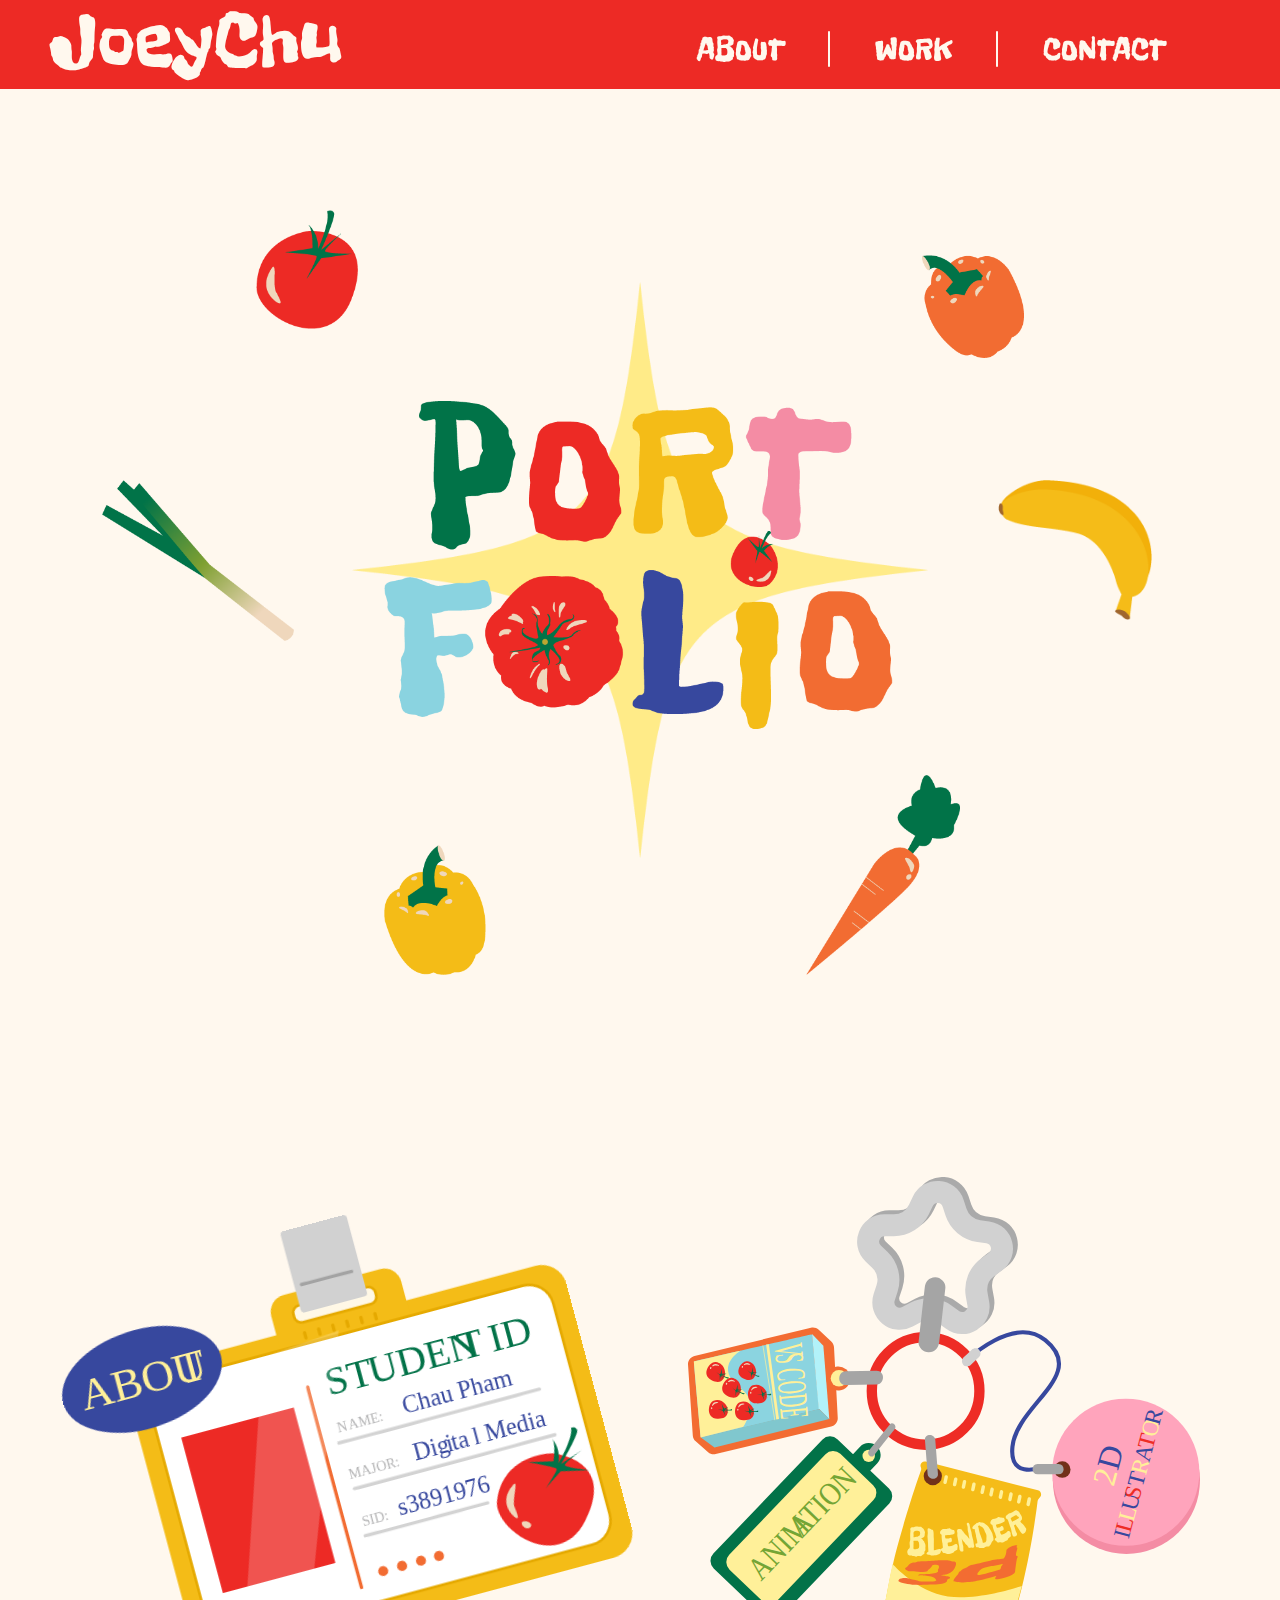
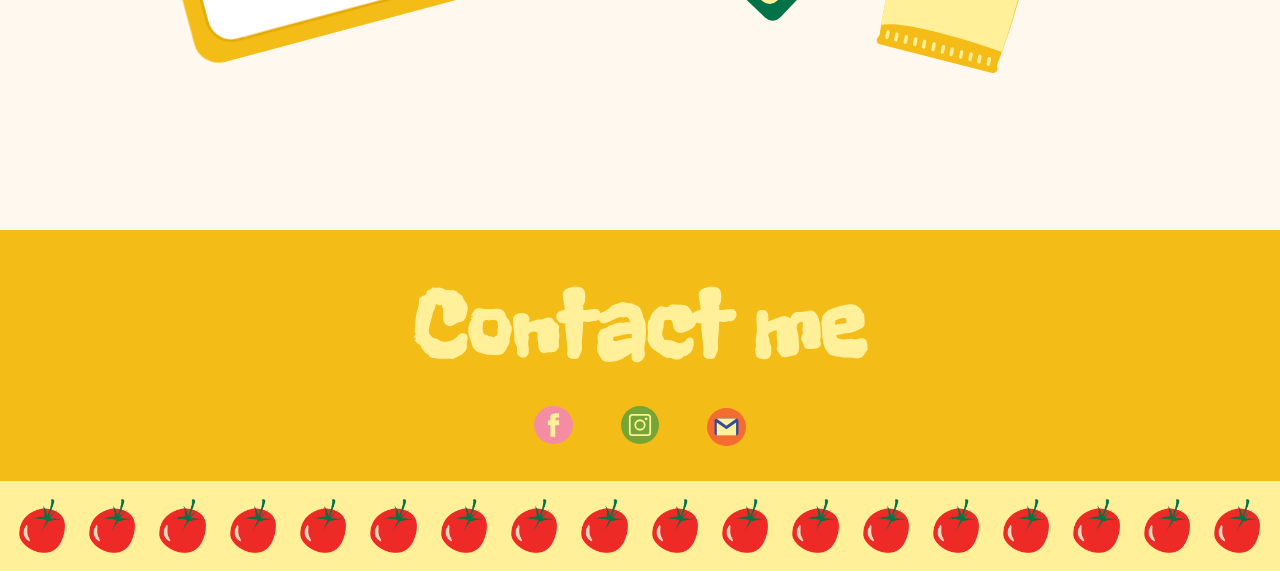
<file: index.html>
<!DOCTYPE html>
<html lang="en">

<head>
    <meta charset="UTF-8">
    <meta name="viewport" content="width=device-width, initial-scale=1.0">
    <title>Portfolio</title>
    <link rel="stylesheet" href="style.css">
    <link rel="stylesheet" href="main.css">
    <link rel="preconnect" href="https://fonts.googleapis.com">
    <link rel="preconnect" href="https://fonts.gstatic.com" crossorigin>
    <link href="https://fonts.googleapis.com/css2?family=Freckle+Face&display=swap" rel="stylesheet">
</head>

<body>
    <header>
        <nav>
            <div class="logo">JoeyChu</div>
            <button class="hamburger" aria-label="Toggle menu">
                <span></span>
                <span></span>
                <span></span>
            </button>
            <ul class="nav-links">
                <li><a href="about.html">About</a></li>
                <li><a href="work.html">Work</a></li>
                <li><a href="#contact">Contact</a></li>
            </ul>
        </nav>
    </header>
    <div class="container" id="top">
        <div id="main">
            <img src="./asset/Asset 12.png" class="portfolio">
            <img src="./asset/Asset 2.png" class="tomato">
            <img src="./asset/Asset 3.png" class="orange-bellpepper">
            <img src="./asset/Asset 4.png" class="banana">
            <img src="./asset/Asset 5.png" class="yellow-bellpepper">
            <img src="./asset/Asset 6.png" class="carrot">
            <img src="./asset/Asset 7.png" class="taro">
            <img src="./asset/Asset 8.png" class="star">
        </div>

        <div class="introduction">
            <div class="cart-box">
                <div class="flip-card">
                    <div class="flip-card-inner">
                        <div class="flip-card-front">
                            <img src="./asset/cart.svg" class="cart">
                            <a href="about.html" class="see-more-btn">See More</a>
                        </div>
                        <div class="flip-card-back">
                            <a href="about.html" class="flip-card-link">
                                <img src="./asset/cart-back.svg" class="cart-back">
                            </a>
                        </div>
                    </div>
                </div>


            </div>
            <div class="keychain">
                <a href="work.html">
                    <img src="./asset/keychain.svg" class="keychain-img" style="display:block;">
                </a>
                <a href="work.html" class="see-more-btn">See More</a>
            </div>
        </div>

        <div class="main-footer" id="contact">
            <h1>Contact me</h1>
            <div class="social-icons">
                <a href="https://www.facebook.com/joeychu.2025" target="_blank" rel="noopener noreferrer">
                    <img src="./asset/facebook.svg" class="facebook">
                </a>
                <a href="https://www.instagram.com/baochau196?igsh=MXNibW0yYnhjZmdvaw%3D%3D&utm_source=qr"
                    target="_blank" rel="noopener noreferrer">
                    <img src="./asset/instagram.svg" class="instagram">
                </a>
                <img src="./asset/gmail.svg" class="email">
            </div>
        </div>



    </div>

    <div class="horizontal-scroll">
        <div class="scroll-wrapper">
            <div class="scroll-track">
                <img src="./asset/Asset 2.png" alt="tomato">
                <img src="./asset/Asset 2.png" alt="tomato">
                <img src="./asset/Asset 2.png" alt="tomato">
                <img src="./asset/Asset 2.png" alt="tomato">
                <img src="./asset/Asset 2.png" alt="tomato">
                <img src="./asset/Asset 2.png" alt="tomato">
                <img src="./asset/Asset 2.png" alt="tomato">
                <img src="./asset/Asset 2.png" alt="tomato">
                <img src="./asset/Asset 2.png" alt="tomato">
                <img src="./asset/Asset 2.png" alt="tomato">
                <img src="./asset/Asset 2.png" alt="tomato">
                <img src="./asset/Asset 2.png" alt="tomato">
                <img src="./asset/Asset 2.png" alt="tomato">
                <img src="./asset/Asset 2.png" alt="tomato">
                <img src="./asset/Asset 2.png" alt="tomato">
                <img src="./asset/Asset 2.png" alt="tomato">
                <img src="./asset/Asset 2.png" alt="tomato">
                <img src="./asset/Asset 2.png" alt="tomato">
                <img src="./asset/Asset 2.png" alt="tomato">
                <img src="./asset/Asset 2.png" alt="tomato">
                <img src="./asset/Asset 2.png" alt="tomato">
                <img src="./asset/Asset 2.png" alt="tomato">
                <img src="./asset/Asset 2.png" alt="tomato">
                <img src="./asset/Asset 2.png" alt="tomato">
                <img src="./asset/Asset 2.png" alt="tomato">
            </div>
            <div class="scroll-track">
                <img src="./asset/Asset 2.png" alt="tomato">
                <img src="./asset/Asset 2.png" alt="tomato">
                <img src="./asset/Asset 2.png" alt="tomato">
                <img src="./asset/Asset 2.png" alt="tomato">
                <img src="./asset/Asset 2.png" alt="tomato">
                <img src="./asset/Asset 2.png" alt="tomato">
                <img src="./asset/Asset 2.png" alt="tomato">
                <img src="./asset/Asset 2.png" alt="tomato">
                <img src="./asset/Asset 2.png" alt="tomato">
                <img src="./asset/Asset 2.png" alt="tomato">
                <img src="./asset/Asset 2.png" alt="tomato">
                <img src="./asset/Asset 2.png" alt="tomato">
                <img src="./asset/Asset 2.png" alt="tomato">
                <img src="./asset/Asset 2.png" alt="tomato">
                <img src="./asset/Asset 2.png" alt="tomato">
                <img src="./asset/Asset 2.png" alt="tomato">
                <img src="./asset/Asset 2.png" alt="tomato">
                <img src="./asset/Asset 2.png" alt="tomato">
                <img src="./asset/Asset 2.png" alt="tomato">
                <img src="./asset/Asset 2.png" alt="tomato">
                <img src="./asset/Asset 2.png" alt="tomato">
                <img src="./asset/Asset 2.png" alt="tomato">
                <img src="./asset/Asset 2.png" alt="tomato">
                <img src="./asset/Asset 2.png" alt="tomato">
            </div>
            <div class="scroll-track">
                <img src="./asset/Asset 2.png" alt="tomato">
                <img src="./asset/Asset 2.png" alt="tomato">
                <img src="./asset/Asset 2.png" alt="tomato">
                <img src="./asset/Asset 2.png" alt="tomato">
                <img src="./asset/Asset 2.png" alt="tomato">
                <img src="./asset/Asset 2.png" alt="tomato">
                <img src="./asset/Asset 2.png" alt="tomato">
                <img src="./asset/Asset 2.png" alt="tomato">
                <img src="./asset/Asset 2.png" alt="tomato">
                <img src="./asset/Asset 2.png" alt="tomato">
                <img src="./asset/Asset 2.png" alt="tomato">
                <img src="./asset/Asset 2.png" alt="tomato">
                <img src="./asset/Asset 2.png" alt="tomato">
                <img src="./asset/Asset 2.png" alt="tomato">
                <img src="./asset/Asset 2.png" alt="tomato">
                <img src="./asset/Asset 2.png" alt="tomato">
                <img src="./asset/Asset 2.png" alt="tomato">
                <img src="./asset/Asset 2.png" alt="tomato">
                <img src="./asset/Asset 2.png" alt="tomato">
                <img src="./asset/Asset 2.png" alt="tomato">
                <img src="./asset/Asset 2.png" alt="tomato">
                <img src="./asset/Asset 2.png" alt="tomato">
                <img src="./asset/Asset 2.png" alt="tomato">
                <img src="./asset/Asset 2.png" alt="tomato">
                <img src="./asset/Asset 2.png" alt="tomato">
            </div>
        </div>
    </div>

    <script src="script.js"></script>
</body>

</html>
</file>
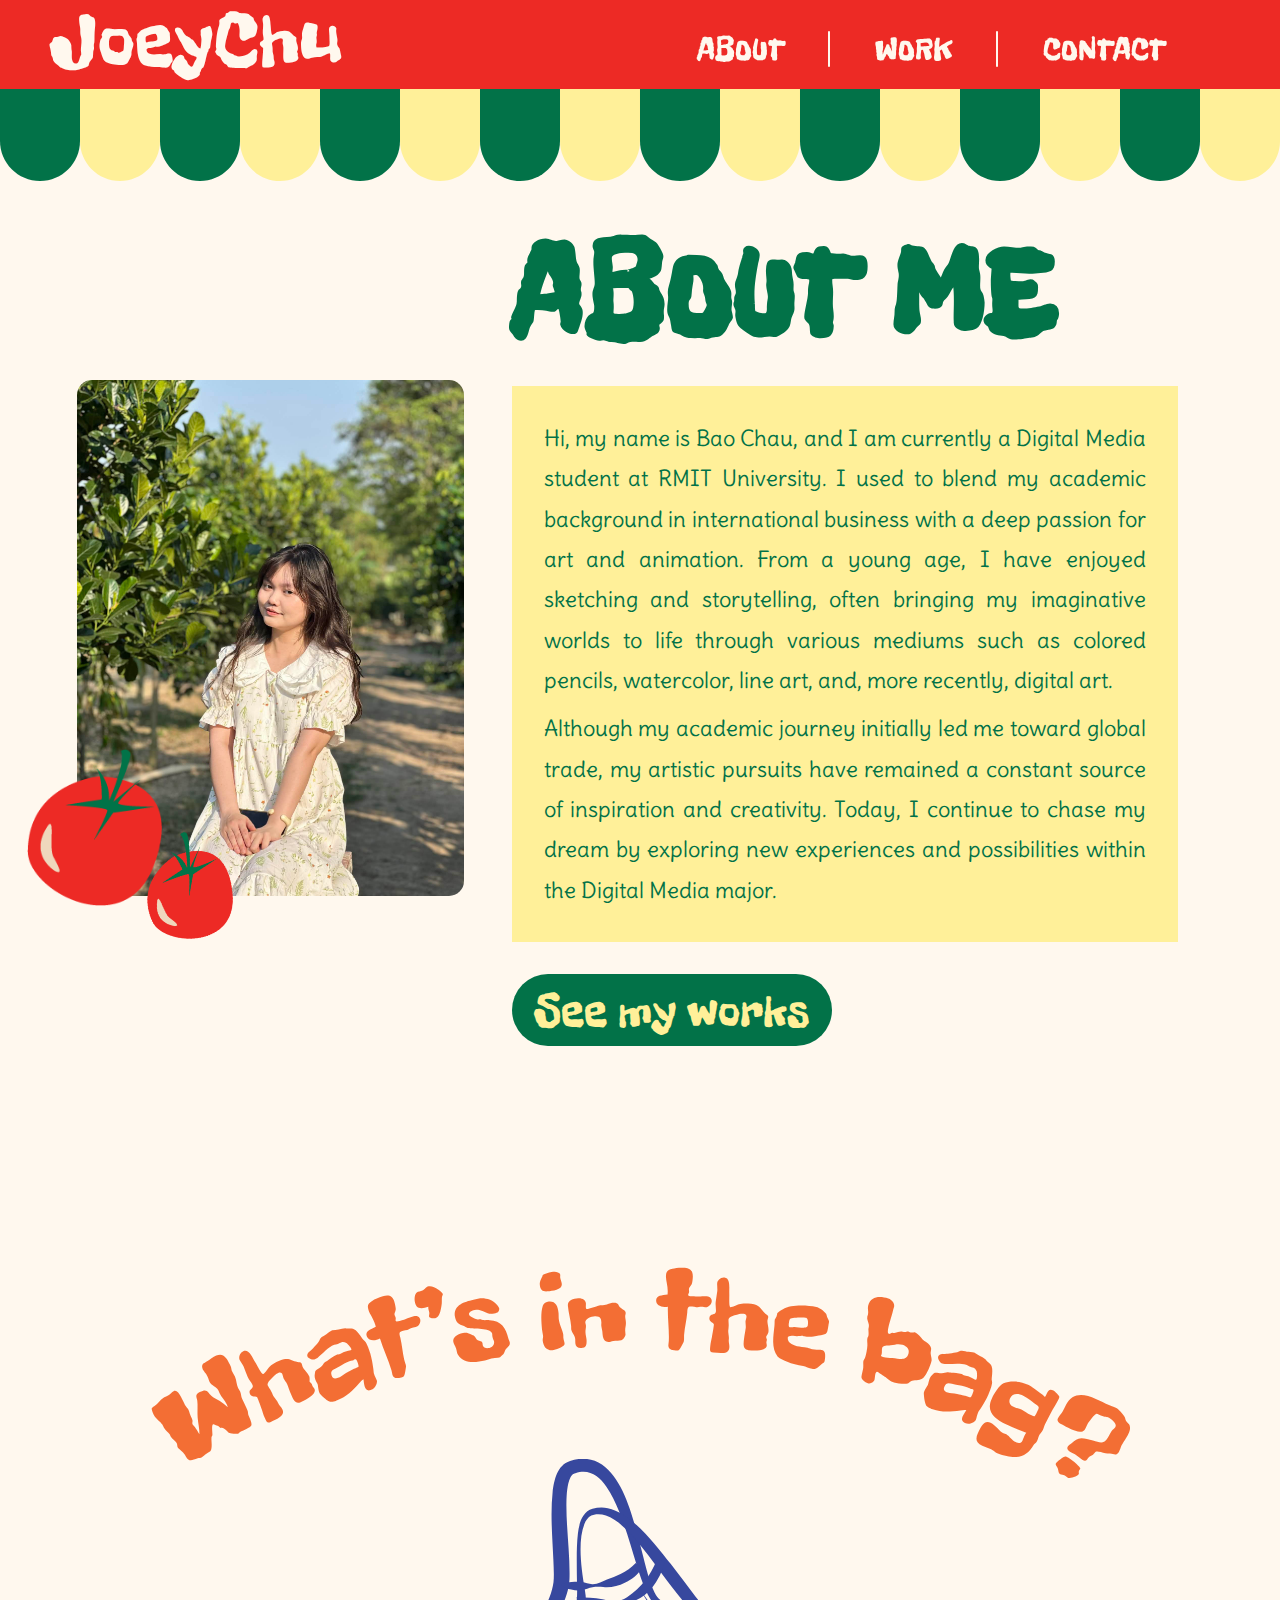
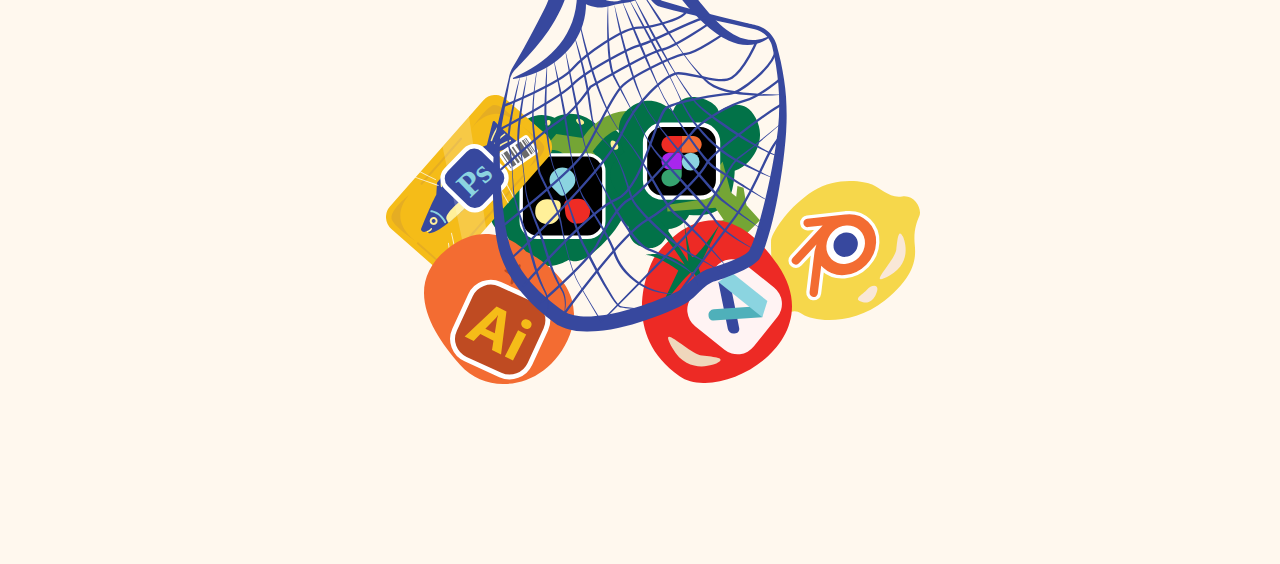
<file: about.html>
<!DOCTYPE html>
<html lang="en">

<head>
    <meta charset="UTF-8">
    <meta name="viewport" content="width=device-width, initial-scale=1.0">
    <title>About - JoeyChu</title>
    <link rel="stylesheet" href="style.css">
    <link rel="stylesheet" href="about.css">
    <link rel="preconnect" href="https://fonts.googleapis.com">
    <link rel="preconnect" href="https://fonts.gstatic.com" crossorigin>
    <link href="https://fonts.googleapis.com/css2?family=Freckle+Face&display=swap" rel="stylesheet">
    <link rel="preconnect" href="https://fonts.googleapis.com">
    <link rel="preconnect" href="https://fonts.gstatic.com" crossorigin>
    <link href="https://fonts.googleapis.com/css2?family=Delius&display=swap" rel="stylesheet">
</head>

<body>
    <div class="container-about">
        <header>
            <nav>
                <div class="logo"> <a href="index.html">JoeyChu</a></div>
                <button class="hamburger">
                    <span></span>
                    <span></span>
                    <span></span>
                </button>
                <ul class="nav-links">
                    <li><a href="about.html">About</a></li>
                    <li><a href="work.html">Work</a></li>
                    <li><a href="index.html#contact">Contact</a></li>
                </ul>
            </nav>
        </header>

        <div class="about-intro">
            <div class="mai-box">
                <img src="./asset/mai.svg" class="mai">
            </div>
            <section class="about-section">
                <div class="about-grid">
                    <div class="about-image-container">
                        <img src="./asset/avatar.jpg" alt="Profile" class="avartar">
                        <img src="./asset/Asset 2.png" class="tomato1">
                        <img src="./asset/Asset 2.png" class="tomato2">
                    </div>

                    <div class="about-content">
                        <h1>ABOUT ME</h1>
                        <div class="about-text-box">
                            <p>Hi, my name is Bao Chau, and I am currently a Digital Media student at RMIT University. I
                                used to blend my academic background in international business with a deep passion for
                                art and animation. From a young age, I have enjoyed sketching and storytelling, often
                                bringing my imaginative worlds to life through various mediums such as colored pencils,
                                watercolor, line art, and, more recently, digital art.</p>
                            <p>Although my academic journey initially led me toward global trade, my artistic pursuits
                                have remained a constant source of inspiration and creativity. Today, I continue to
                                chase my dream by exploring new experiences and possibilities within the Digital Media
                                major.</p>


                        </div>
                        <div class="see-works-btn">
                            <a href="work.html" class="works-btn">See my works</a>

                        </div>
                    </div>
                </div>
            </section>

            <section id="skills">
                <img src="./asset/text.svg" class="skills-title">
                <div class="skills-container">
                    <img src="./asset/bag.svg" class="bag">
                    <img src="./asset/blender.svg" alt="blender" class="blender">
                    <img src="./asset/Pts.svg" alt="photoshop" class="ps">
                    <img src="./asset/Ai.svg" alt="illustrator" class="ai">
                    <img src="./asset/davinci.svg" alt="davinci" class="davinci">
                    <img src="./asset/Figma.svg" alt="figma" class="figma">
                    <img src="./asset/VS.svg" alt="VS" class="VS">
                </div>
                <img src="./asset/text 2.svg " class="skill-set">

            </section>

            <script src="script.js"></script>
</body>

</html>
</file>
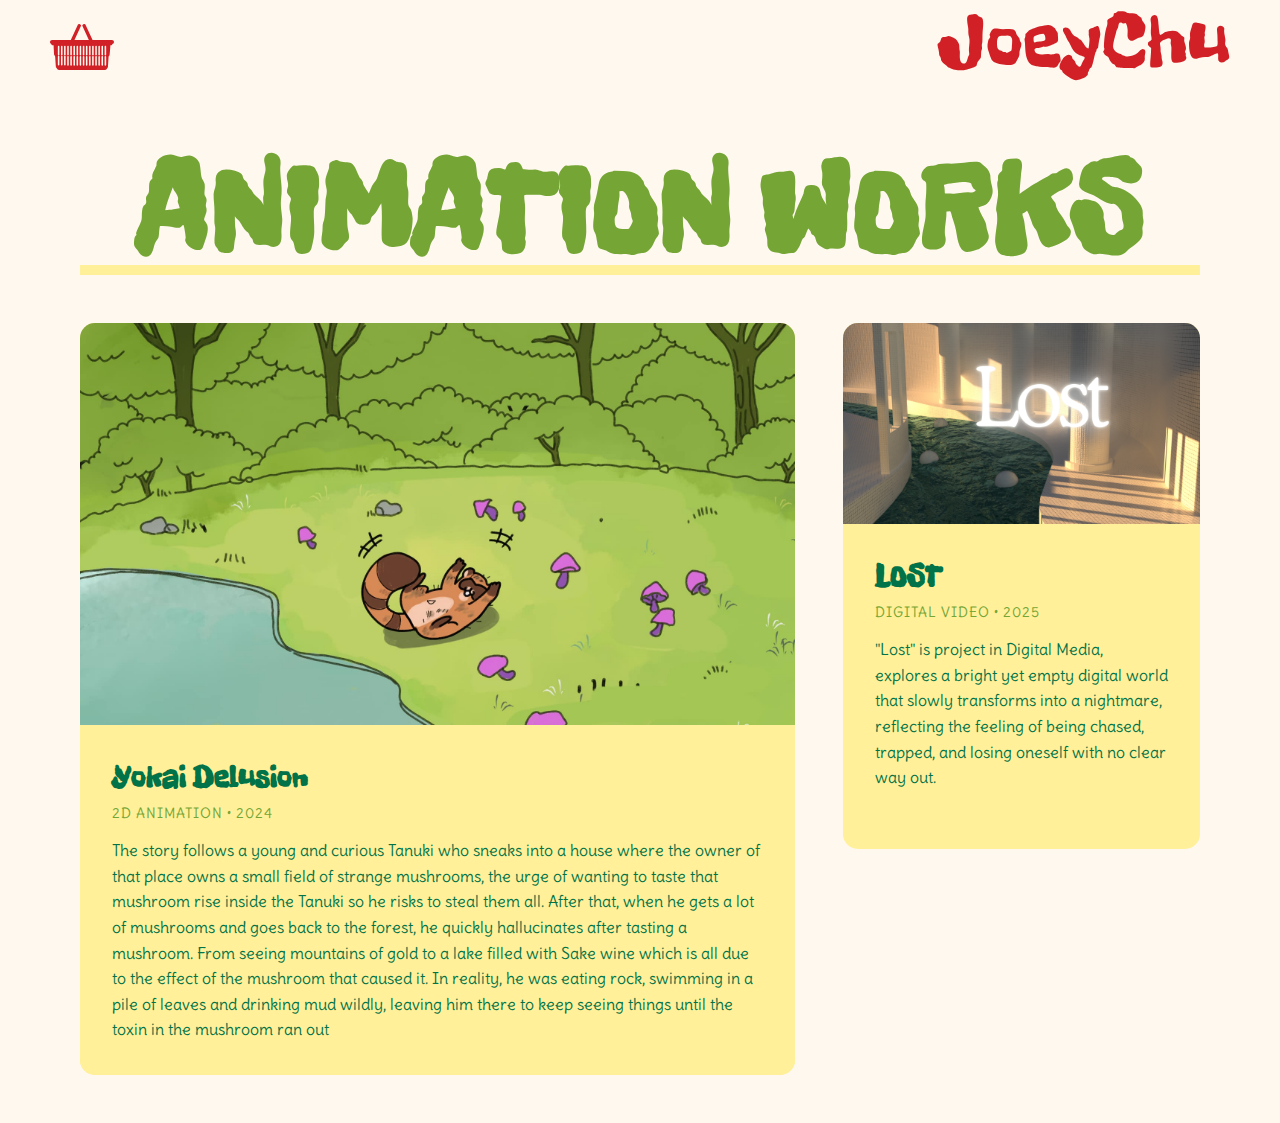
<file: bag2.html>
<!DOCTYPE html>
<html lang="en">

<head>
    <meta charset="UTF-8">
    <meta name="viewport" content="width=device-width, initial-scale=1.0">
    <title>Animation - JoeyChu</title>
    <link rel="stylesheet" href="style.css">
    <link rel="stylesheet" href="bag2.css">
    <link rel="preconnect" href="https://fonts.googleapis.com">
    <link rel="preconnect" href="https://fonts.gstatic.com" crossorigin>
    <link href="https://fonts.googleapis.com/css2?family=Freckle+Face&display=swap" rel="stylesheet">
    <link rel="preconnect" href="https://fonts.googleapis.com">
    <link rel="preconnect" href="https://fonts.gstatic.com" crossorigin>
    <link href="https://fonts.googleapis.com/css2?family=Delius&display=swap" rel="stylesheet">
</head>

<body>
    <div class="animation-work">
        <header>
            <nav class="work1">
                <div class="back-logo"><a href="work.html" class="back-btn">
                        <img src="./asset/logo.svg" class="back-img">
                    </a></div>
                <div class="logo-bag1"> <a href="index.html">JoeyChu</a></div>
            </nav>
        </header>

        <div class="bag2-container">
            <h1 class="animation-main-title">Animation Works</h1>

            <div class="animation-grid">
                <div class="animation-card" data-project="yokai">
                    <div class="card-preview">
                        <img src="./asset/yokai10.jpg" alt="Yokai Animation" class="card-image">

                    </div>
                    <div class="card-info">
                        <h3 class="card-title">Yokai Delusion</h3>
                        <p class="card-meta">2D ANIMATION • 2024</p>
                        <p class="card-description">The story follows a young and curious Tanuki who sneaks into a house
                            where the owner of that place owns a small field of
                            strange mushrooms, the urge of wanting to taste that mushroom rise inside the Tanuki so he
                            risks to steal them all.
                            After that, when he gets a lot of mushrooms and goes back to the forest, he quickly
                            hallucinates after tasting a
                            mushroom. From seeing mountains of gold to a lake filled with Sake wine which is all due to
                            the effect of the mushroom
                            that caused it. In reality, he was eating rock, swimming in a pile of leaves and drinking
                            mud wildly, leaving him there
                            to keep seeing things until the toxin in the mushroom ran out</p>
                    </div>
                </div>
                <div class="animation-card2" data-project="lost">
                    <div class="card-preview">
                        <img src="./asset/lost.png" alt="Lost Animation" class="card-image">

                    </div>
                    <div class="card-info">
                        <h3 class="card-title">LOST</h3>
                        <p class="card-meta">DIGITAL VIDEO • 2025</p>
                        <p class="card-description">"Lost" is project in Digital Media, explores a bright yet empty
                            digital world that slowly transforms into a nightmare, reflecting the
                            feeling of being chased, trapped, and losing oneself with no clear way out.</p>
                    </div>
                </div>


            </div>
        </div>


        <div class="project-modal" id="projectModal">
            <div class="modal-content">
                <span class="close-project-modal">&times;</span>
                <div class="modal-scroll">
                    <div class="modal-video-section">
                        <iframe class="modal-video1" src="https://www.youtube.com/embed/dwHynVpW92g?si=7RjtUGlPNy0V9wBa"
                            title="YouTube video player" frameborder="0"
                            allow="accelerometer; autoplay; clipboard-write; encrypted-media; gyroscope; picture-in-picture; web-share"
                            referrerpolicy="strict-origin-when-cross-origin" allowfullscreen></iframe>
                    </div>
                    <div class="modal-images-section">
                        <img src="./asset/yokai1.png" alt="Yokai 1" class="modal-image">
                        <img src="./asset/yokai2.png" alt="Yokai 2" class="modal-image">
                        <img src="./asset/yokai3.png" alt="Yokai 3" class="modal-image">
                        <img src="./asset/yokai4.png" alt="Yokai 4" class="modal-image">
                        <img src="./asset/yokai5.png" alt="Yokai 5" class="modal-image">
                        <img src="./asset/yokai6.png" alt="Yokai 6" class="modal-image">
                        <img src="./asset/yokai7.png" alt="Yokai 7" class="modal-image">
                        <img src="./asset/yokai8.png" alt="Yokai 8" class="modal-image">
                        <img src="./asset/yokai9.png" alt="Yokai 9" class="modal-image">
                    </div>
                </div>
            </div>
        </div>


        <div class="project-modal" id="lostModal">
            <div class="modal-content">
                <span class="close-project-modal">&times;</span>
                <div class="modal-scroll">
                    <div class="modal-video-section">
                        <iframe class="modal-video1" src="https://www.youtube.com/embed/1K6XDuYy0S0?si=7TtDjhmVX1kuxP4o"
                            title="YouTube video player" frameborder="0"
                            allow="accelerometer; autoplay; clipboard-write; encrypted-media; gyroscope; picture-in-picture; web-share"
                            referrerpolicy="strict-origin-when-cross-origin" allowfullscreen></iframe>
                    </div>
                    <div class="modal-images-section">
                        <img src="./asset/lost1.png" alt="Lost 1" class="modal-image">
                        <img src="./asset/lost2.png" alt="Lost 2" class="modal-image">
                        <img src="./asset/lost3.png" alt="Lost 3" class="modal-image">
                        <img src="./asset/lost4.png" alt="Lost 4" class="modal-image">
                        <img src="./asset/lost5.png" alt="Lost 5" class="modal-image">
                        <img src="./asset/lost6.png" alt="Lost 6" class="modal-image">
                    </div>
                </div>
            </div>
        </div>
    </div>

    <script src="script.js"></script>
    </div>
</body>

</html>
</file>
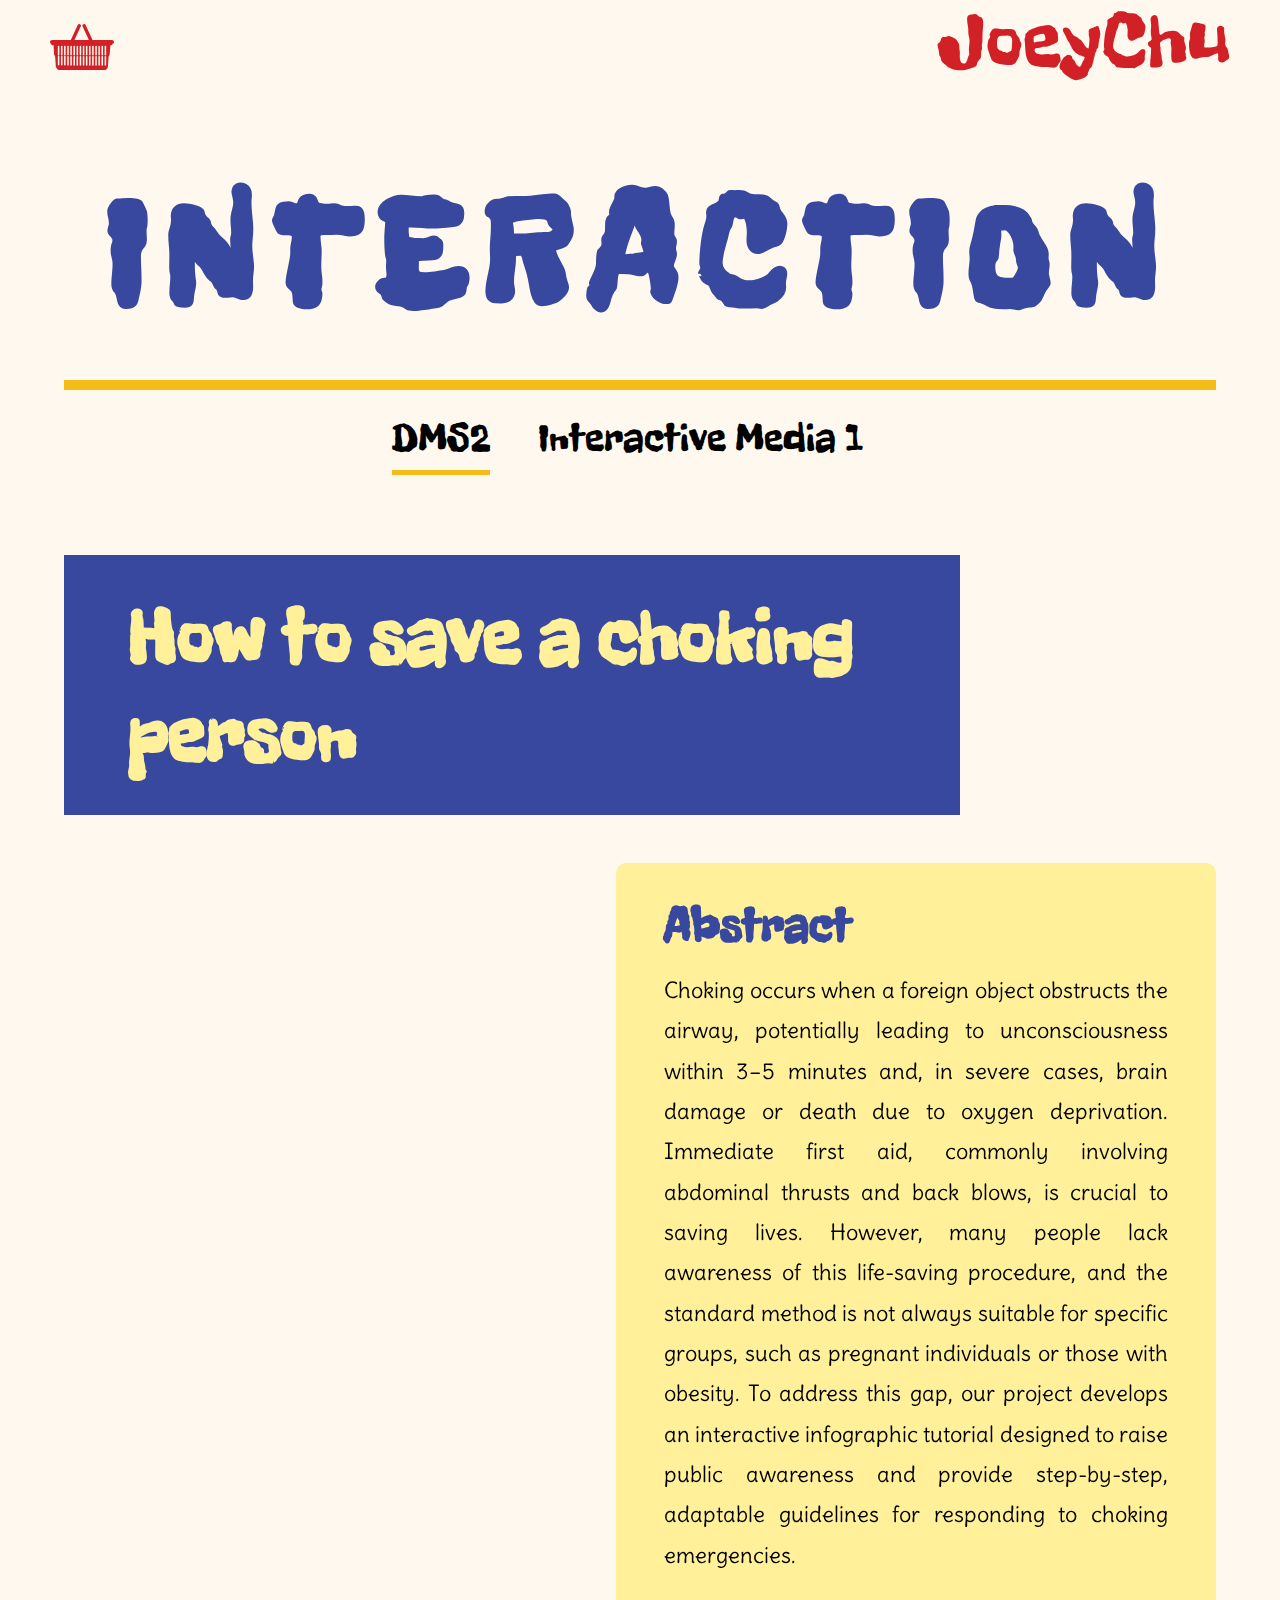
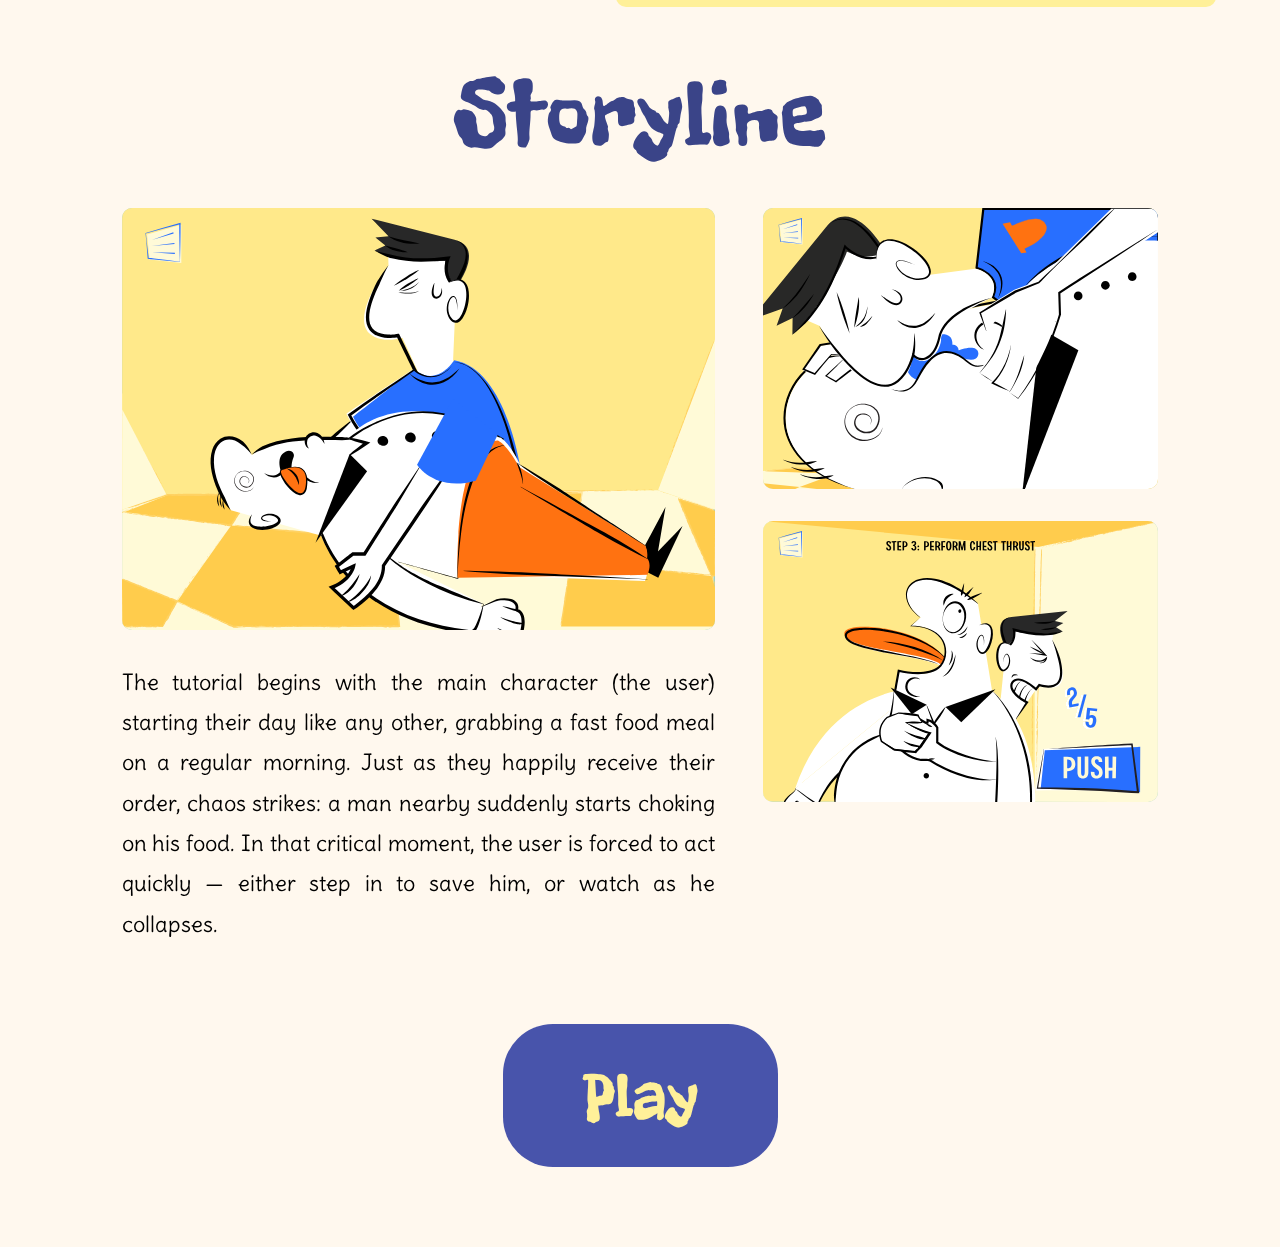
<file: bag4.html>
<!DOCTYPE html>
<html lang="en">

<head>
    <meta charset="UTF-8">
    <meta name="viewport" content="width=device-width, initial-scale=1.0">
    <title>Interaction - JoeyChu</title>
    <link rel="stylesheet" href="style.css">
    <link rel="stylesheet" href="bag4.css">
    <link rel="preconnect" href="https://fonts.googleapis.com">
    <link rel="preconnect" href="https://fonts.gstatic.com" crossorigin>
    <link href="https://fonts.googleapis.com/css2?family=Freckle+Face&display=swap" rel="stylesheet">
    <link rel="preconnect" href="https://fonts.googleapis.com">
    <link rel="preconnect" href="https://fonts.gstatic.com" crossorigin>
    <link href="https://fonts.googleapis.com/css2?family=Delius&display=swap" rel="stylesheet">
</head>

<body>
    <div class="interaction-work">
        <header>
            <nav>
                <div class="back-logo"><a href="work.html" class="back-btn">
                        <img src="./asset/logo.svg" class="back-img">
                    </a></div>
                <div class="logo-bag1"> <a href="index.html">JoeyChu</a></div>
            </nav>
        </header>

        <section class="interaction-header">
            <h1>INTERACTION</h1>
        </section>

        <div class="course-info">
            <span class="course1">DMS2</span>
            <span class="course2">Interactive Media 1</span>
        </div>


        <div class="interaction-animation">
            <div class="pages-wrapper">
                <div class="project1">

                    <section class="project-title1">
                        <h2>How to save a choking person</h2>
                    </section>

                    <section class="project-info">
                        <div class="info-layout">
                            <div class="info-image">
                                <iframe class="video01"
                                    src="https://www.youtube.com/embed/Jk9rJjwSaVE?si=QiNesaYeNjAUGgZ1"
                                    title="YouTube video player" frameborder="0"
                                    allow="accelerometer; autoplay; clipboard-write; encrypted-media; gyroscope; picture-in-picture; web-share"
                                    referrerpolicy="strict-origin-when-cross-origin" allowfullscreen></iframe>
                            </div>
                            <div class="info-text">
                                <h3>Abstract</h3>
                                <p>Choking occurs when a foreign object obstructs the airway, potentially leading to
                                    unconsciousness
                                    within 3–5 minutes
                                    and, in severe cases, brain damage or death due to oxygen deprivation.

                                    Immediate first aid, commonly involving abdominal thrusts and back blows, is crucial
                                    to saving
                                    lives. However, many
                                    people lack awareness of this life-saving procedure, and the standard method is not
                                    always
                                    suitable for specific groups,
                                    such as pregnant individuals or those with obesity.

                                    To address this gap, our project develops an interactive infographic tutorial
                                    designed to raise
                                    public awareness and
                                    provide step-by-step, adaptable guidelines for responding to choking emergencies.
                                </p>
                            </div>
                        </div>
                    </section>
                    <p class="storyline">Storyline</p>

                    <section class="instruction1-grid">
                        <div class="instruction1">
                            <img src="./asset/lay down.svg" alt="interaction1">
                            <p>The tutorial begins with the main character (the user) starting their day like any other,
                                grabbing a
                                fast food meal on a
                                regular morning. Just as they happily receive their order, chaos strikes: a man nearby
                                suddenly
                                starts choking on his
                                food. In that critical moment, the user is forced to act quickly — either step in to
                                save him, or
                                watch as he collapses.</p>


                        </div>
                        <div class="instruction2">
                            <img src="./asset/ho hap fbf 6.svg" alt="interaction2">
                            <img src="./asset/chest.svg" alt="interaction3">
                        </div>

                    </section>

                    <div class="play-button">
                        <a href="https://www.figma.com/proto/fZgR78rIU0ZOHi9miAwbvv/DMS2-FINAL?node-id=42-378&p=f&t=oC9SAZBXIg83VMd8-1&scaling=min-zoom&content-scaling=fixed&page-id=0%3A1&starting-point-node-id=598%3A6437"
                            target="_blank">
                            <button>Play</button>
                        </a>
                    </div>
                </div>

                <div class="project2">
                    <section class="project-title2">
                        <h2 id="welcome">Welcome back</h2>
                    </section>

                    <section class="project-info">
                        <div class="info-layout">
                            <div class="info-image">
                                <iframe class="video01"
                                    src="https://www.youtube.com/embed/d4F_s_hEzh4?si=VG9pRQzRvBYcvcDM"
                                    title="YouTube video player" frameborder="0"
                                    allow="accelerometer; autoplay; clipboard-write; encrypted-media; gyroscope; picture-in-picture; web-share"
                                    referrerpolicy="strict-origin-when-cross-origin" allowfullscreen></iframe>
                            </div>
                            <div class="info-text2">
                                <h3>Abstract</h3>
                                <p>In this project, I want to express the feeling that I have recently had. The feeling
                                    of
                                    EMPTINESS. The hole that lingers
                                    in me and is eating me alive, time runs funny, sometimes it feels like already
                                    stopped,
                                    but
                                    sometimes it's really fast.
                                    At some point, I feel like the world is not real anymore; it feels like a dream,
                                    everything
                                    is
                                    just repeating, and
                                    something just feels slightly off.

                                    From that feeling, I believed that the concept "Liminal space" can represent the
                                    best
                                    for
                                    this
                                    project. Liminal space
                                    will have the vibe of repeated emptiness, and too perfect to be real; it can be a
                                    memory, a
                                    dream. It can also be an old
                                    website, a Wallpaper, the loading bar that never reaches 100%, a melody, or a sudden
                                    silence
                                </p>
                            </div>
                        </div>
                    </section>
                    <p class="storyline">Concept</p>

                    <section class="instruction1-grid">
                        <div class="instruction1">
                            <img src="./asset/eye.png" alt="interaction1">
                            <p>A liminal space, literally meaning “threshold” (from the Latin limen), is the space in
                                between.
                                It’s
                                not where you were,
                                and not yet where you’re going. It’s the hallway between rooms, the pause between
                                breaths,
                                the
                                moment after something
                                ends but before you understand what begins</p>


                        </div>
                        <div class="instruction2">
                            <img src="./asset/hallway.png" alt="interaction2">
                            <img src="./asset/tree.png" alt="interaction3">
                        </div>

                    </section>

                    <div class="play-button2">
                        <a href="https://s3891976-ux.github.io/assignment-1/" target="_blank">
                            <button>Begin interaction</button>
                        </a>
                    </div>
                </div>
            </div>
        </div>

        <script src="script.js"></script>
    </div>
</body>

</html>
</file>
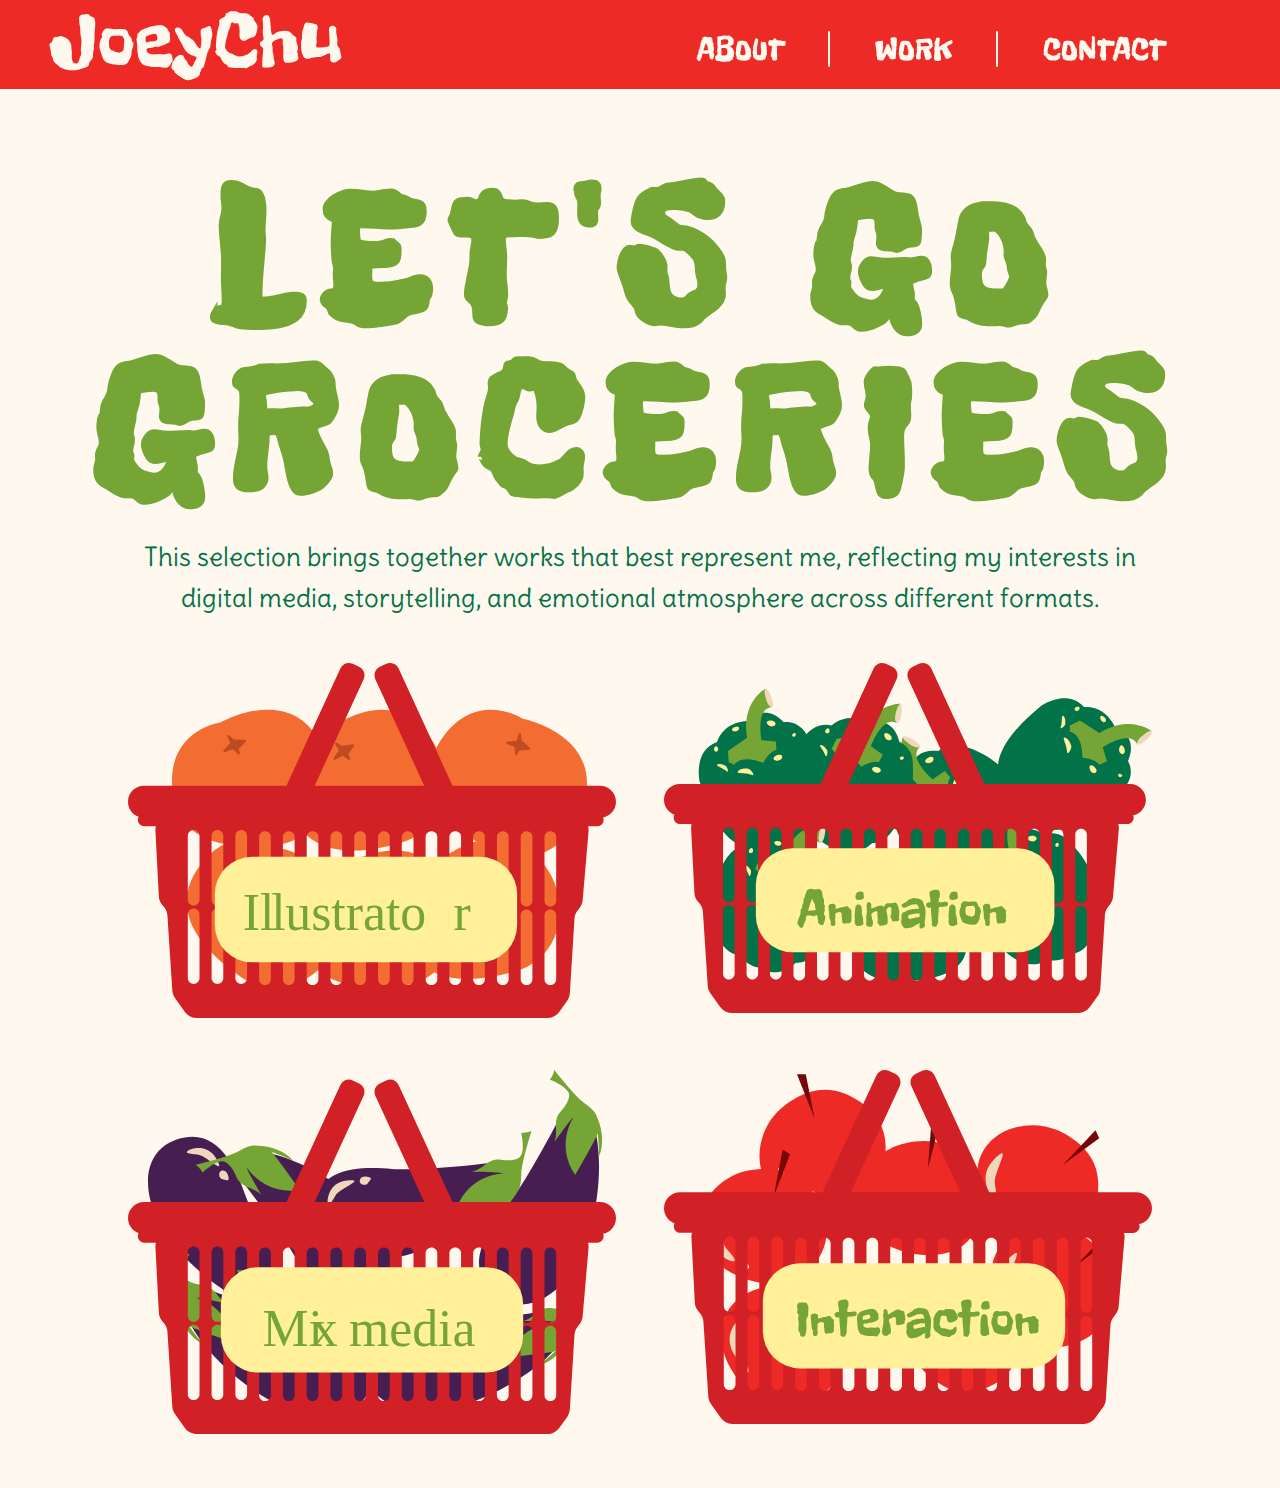
<file: work.html>
<!DOCTYPE html>
<html lang="en">

<head>
    <meta charset="UTF-8">
    <meta name="viewport" content="width=device-width, initial-scale=1.0">
    <title>Work - JoeyChu</title>
    <link rel="stylesheet" href="style.css">
    <link rel="stylesheet" href="work.css">
    <link rel="preconnect" href="https://fonts.googleapis.com">
    <link rel="preconnect" href="https://fonts.gstatic.com" crossorigin>
    <link href="https://fonts.googleapis.com/css2?family=Freckle+Face&display=swap" rel="stylesheet">
    <link rel="preconnect" href="https://fonts.googleapis.com">
    <link rel="preconnect" href="https://fonts.gstatic.com" crossorigin>
    <link href="https://fonts.googleapis.com/css2?family=Delius&display=swap" rel="stylesheet">
</head>

<body>
    <div class="container-work">
        <header>
            <nav>
                <div class="logo"> <a href="index.html">JoeyChu</a></div>
                <ul class="nav-links">
                    <li><a href="about.html">About</a></li>
                    <li><a href="work.html">Work</a></li>
                    <li><a href="index.html#contact">Contact</a></li>
                </ul>
                <div class="hamburger">
                    <span></span>
                    <span></span>
                    <span></span>
                </div>
            </nav>
        </header>

        <section class="work-section">
            <h1 class="work-title">Let's go groceries</h1>
            <p class="description">This selection brings together works that best represent me, reflecting my interests
                in digital media, storytelling, and
                emotional atmosphere across different formats.</p>

            <div class="work-grid">
                <a href="bag1.html">
                    <img src="./asset/bag1.svg" alt="bag1" class="Illustrator">
                </a>
                <a href="bag2.html">
                    <img src="./asset/bag2.svg" alt="bag2" class="animation">
                </a>
                <a href="bag3.html">
                    <img src="./asset/bag3.svg" alt="bag3" class="Mix-media">
                </a>
                <a href="bag4.html">
                    <img src="./asset/bag4.svg" alt="bag4" class="interaction">
                </a>

            </div>
        </section>

        <script src="script.js"></script>
    </div>
</body>

</html>
</file>
<file: style.css>
* {
  margin: 0;
  padding: 0;
  box-sizing: border-box;
}

html {
  scroll-behavior: smooth;
}

body {
  font-family: Arial, sans-serif;
  background-color: #fff8ee;
  padding-top: 120px;
}

header {
  background-color: #ed2a25;
  padding: 0px 50px;
  position: fixed;
  top: 0;
  left: 0;
  width: 100%;
  z-index: 1002;
}

nav {
  display: flex;
  justify-content: space-between;
  align-items: center;
  margin-top: 1vh;
}

.logo {
  font-family: "Freckle Face", system-ui;
  font-weight: 400;
  font-style: normal;
  color: #fff8ee;
  font-size: 5rem;
  transition: color 0.3s, transform 0.3s;
  cursor: pointer;
  margin-top: -2vh;
  text-decoration: none;
}

.logo a {
  text-decoration: none;
  color: inherit;
}
.logo:hover {
  color: #8f281d;
  transform: translateY(-3px);
}

.nav-links {
  display: flex;
  list-style: none;
  gap: 90px;
  align-items: center;
  margin-right: 5vw;
}

.nav-links li {
  position: relative;
}

.nav-links li:not(:last-child)::after {
  content: "";
  position: absolute;
  right: -45px;
  top: 50%;
  transform: translateY(-50%);
  width: 0.15vw;
  height: 4vh;
  background-color: #fff8ee;
  border-radius: 10px;
}

.nav-links li a {
  font-family: "Freckle Face", system-ui;
  font-weight: 400;
  font-style: normal;
  text-decoration: none;
  color: #fff8ee;
  font-size: 2rem;
  text-transform: uppercase;
  transition: color 0.3s, transform 0.3s;
  display: inline-block;
}

.nav-links li a:hover {
  color: #8f281d;
  transform: translateY(-5px);
}

.hamburger {
  display: none;
  flex-direction: column;
  gap: 5px;
  background: none;
  border: none;
  cursor: pointer;
  padding: 10px;
  z-index: 1001;
}

.hamburger span {
  width: 30px;
  height: 3px;
  background-color: #fff8ee;
  border-radius: 3px;
  transition: all 0.3s ease;
}

.logo-bag1 {
  font-family: "Freckle Face", system-ui;
  font-weight: 400;
  font-style: normal;
  color: #d12026;
  font-size: 5rem;
  transition: color 0.3s, transform 0.3s;
  cursor: pointer;
  margin-top: -2vh;
  text-decoration: none;
}

.logo-bag1 a {
  text-decoration: none;
  color: inherit;
}
.logo-bag1:hover {
  color: #8f281d;
  transform: translateY(-3px);
}

.container-bag header {
  background-color: transparent;
}
.container-bag {
  margin-left: 5vw;
  margin-right: 5vw;
}

.back-img {
  width: 5vw;
  cursor: pointer;
  transition: transform 0.3s ease;
}

.back-btn:hover .back-img {
  transform: scale(1.2);
}

.image-modal {
  display: none;
  position: fixed;
  top: 0;
  left: 0;
  width: 100vw;
  height: 100vh;
  background-color: rgba(0, 0, 0, 0.9);
  z-index: 9999;
  justify-content: center;
  align-items: center;
}

.image-modal img {
  max-width: 90%;
  max-height: 90vh;
  object-fit: contain;
  border-radius: 8px;
}

.close-modal {
  position: absolute;
  top: 20px;
  right: 40px;
  font-size: 50px;
  color: white;
  cursor: pointer;
  font-weight: bold;
  transition: color 0.3s;
}

.close-modal:hover {
  color: #ed2a25;
}

@media screen and (max-width: 1024px) {
  body {
    padding-top: 100px;
  }

  header {
    padding: 20px;
    height: 9vh;
  }

  .logo,
  .logo-bag1 {
    font-size: 4rem;
    margin-top: -4.5vh;
  }

  .nav-links {
    gap: 40px;
    margin-right: 3vw;
    margin-bottom: 1vh;
  }

  .nav-links li:not(:last-child)::after {
    right: -20px;
  }

  .nav-links li a {
    font-size: 2rem;
  }

  .back-img {
    width: 11vw;
    margin-left: 2vw;
  }

  .container-bag {
    margin-left: 3vw;
    margin-right: 3vw;
  }
}

@media screen and (max-width: 768px) {
  body {
    padding-top: 80px;
  }

  header {
    padding: 0px 20px;
    height: 10vh;
  }

  .logo,
  .logo-bag1 {
    font-size: 4rem;
    margin-top: -2.5vh;
  }

  .back-logo {
    width: 7vw;
    min-width: 50px;
    margin-top: -2vh;
  }

  .hamburger {
    display: flex;
    margin-top: -2vh;
  }

  nav {
    flex-direction: row;
    justify-content: space-between;
    padding: 1rem 0;
  }

  .nav-links {
    position: fixed;
    top: 80px;
    left: 0;
    width: 100%;
    background-color: #ed2a25;
    flex-direction: column;
    justify-content: center;
    align-items: flex-start;
    gap: 0;
    margin-right: 0;
    max-height: 0;
    overflow: hidden;
    transition: max-height 0.3s ease, gap 0.3s ease, padding 0.3s ease;
    padding: 0 2rem;
    z-index: 1;
    opacity: 0;
  }

  .nav-links.active {
    max-height: 500px;
    padding: 3rem 2rem;
    gap: 2.5rem;
    opacity: 1;
    margin-top: -2vh;
  }

  .nav-links li:not(:last-child)::after {
    display: none;
  }

  .nav-links li a {
    font-size: 1.5rem;
  }

  .back-img {
    width: 8vw;
    min-width: 40px;
  }

  .container-bag {
    margin-left: 2vw;
    margin-right: 2vw;
  }

  .close-modal {
    font-size: 40px;
    right: 20px;
    top: 10px;
  }
}

@media screen and (max-width: 480px) {
  body {
    padding-top: 70px;
  }

  header {
    height: 8vh;
  }

  .back-logo {
    width: 7vw;
    min-width: 50px;
    margin-top: -3vh;
    margin-left: -2vw;
  }

  .logo,
  .logo-bag1 {
    font-size: 2.5rem;
    margin-top: -2vh;
  }

  .hamburger span {
    width: 25px;
    margin-right: 2vw;
  }

  .nav-links {
    top: 70px;
    width: 100%;
    gap: 2rem;
    padding: 2.5rem 2rem;
  }

  .nav-links li a {
    font-size: 1.3rem;
  }

  .back-img {
    width: 10vw;
    min-width: 35px;
    margin-top: 1vh;
  }

  .container-bag {
    margin-left: 1vw;
    margin-right: 1vw;
  }

  .close-modal {
    font-size: 35px;
    right: 15px;
  }
}
</file>
<file: main.css>
#main {
  position: relative;
  min-height: 100vh;
  display: flex;
  justify-content: center;
  align-items: center;
}

.portfolio {
  position: absolute;
  width: 40vw;
  max-width: 900px;
  top: 50%;
  left: 50%;
  transform: translate(-50%, -50%);
  z-index: 10;
  cursor: pointer;
  transition: transform 0.3s ease;
}

.portfolio:hover {
  transform: translate(-50%, -50%) scale(1.15);
}

.tomato {
  position: absolute;
  width: 8vw;
  top: 10%;
  left: 20%;
  z-index: 5;
  animation: float 3s ease-in-out infinite;
}

.tomato.falling {
  animation: fall-tomato 1s cubic-bezier(0.5, 0, 1, 1) forwards;
}

.tomato.returning {
  animation: return-to-origin 3s ease-out forwards;
}

.tomato.falling.disappearing {
  animation: disappear 2s ease forwards;
  scale: 0;
  animation-timing-function: ease;
  transition: scale 2s ease;
}

@keyframes fall-tomato {
  0% {
    transform: translateY(0) rotate(0deg);
  }
  100% {
    transform: translateY(78vh) rotate(410deg);
  }
}

.orange-bellpepper {
  position: absolute;
  width: 8vw;
  top: 15%;
  right: 20%;
  z-index: 5;
  animation: float 4s ease-in-out infinite;
}

.orange-bellpepper.falling {
  animation: fall-orange 1s cubic-bezier(0.5, 0, 1, 1) 0.1s forwards;
}

.orange-bellpepper.falling.disappearing {
  animation: fall-orange 1s cubic-bezier(0.5, 0, 1, 1) forwards,
    disappear 1s ease forwards;
  animation-delay: 0s, 0s;
}

@keyframes fall-orange {
  0% {
    transform: translateY(0) rotate(0deg);
  }
  100% {
    transform: translateY(76vh) rotate(320deg);
  }
}

.banana {
  position: absolute;
  width: 12vw;
  top: 40%;
  right: 10%;
  z-index: 5;
  animation: float 3.5s ease-in-out infinite;
}

.banana.falling {
  animation: fall-banana 1s cubic-bezier(0.5, 0, 1, 1) 0.2s forwards;
}

.banana.falling.disappearing {
  animation: fall-banana 1s cubic-bezier(0.5, 0, 1, 1) 0.1s forwards,
    disappear 1s ease forwards;
  animation-delay: 0.1s, 0s;
}

@keyframes fall-banana {
  0% {
    transform: translateY(0) rotate(0deg);
  }
  100% {
    transform: translateY(45vh) rotate(150deg);
  }
}

.yellow-bellpepper {
  position: absolute;
  width: 8vw;
  bottom: 5%;
  left: 30%;
  z-index: 5;
  animation: float 4.5s ease-in-out infinite;
}

.yellow-bellpepper.falling {
  animation: fall-yellow 1s cubic-bezier(0.5, 0, 1, 1) 0.15s forwards;
}

.yellow-bellpepper.falling.disappearing {
  animation: fall-yellow 1s cubic-bezier(0.5, 0, 1, 1) 0.15s forwards,
    disappear 1s ease forwards;
  animation-delay: 0.15s, 0s;
}

@keyframes fall-yellow {
  0% {
    transform: translateY(0) rotate(0deg);
  }
  100% {
    transform: translateY(12vh) rotate(280deg);
  }
}

.carrot {
  position: absolute;
  width: 12vw;
  bottom: 5%;
  right: 25%;
  z-index: 5;
  animation: float 3.8s ease-in-out infinite;
}

.carrot.falling {
  animation: fall-carrot 1s cubic-bezier(0.5, 0, 1, 1) 0.25s forwards;
}

.carrot.falling.disappearing {
  animation: fall-carrot 1s cubic-bezier(0.5, 0, 1, 1) 0.25s forwards,
    disappear 1s ease forwards;
  animation-delay: 0.25s, 0s;
}

@keyframes fall-carrot {
  0% {
    transform: translateY(0) rotate(0deg);
  }
  100% {
    transform: translateY(20vh) rotate(50deg);
  }
}

.taro {
  position: absolute;
  width: 15vw;
  top: 40%;
  left: 8%;
  z-index: 5;
  animation: float 4.2s ease-in-out infinite;
}
.taro.falling {
  animation: fall-taro 1s cubic-bezier(0.5, 0, 1, 1) 0.3s forwards;
}

.taro.falling.disappearing {
  animation: fall-taro 1s cubic-bezier(0.5, 0, 1, 1) 0.3s forwards,
    disappear 1s ease forwards;
  animation-delay: 0.3s, 0s;
}

@keyframes fall-taro {
  0% {
    transform: translateY(0) rotate(0deg);
  }
  100% {
    transform: translateY(50vh) rotate(330deg);
  }
}

.star {
  position: absolute;
  width: 45vw;
  top: 50%;
  left: 50%;
  transform: translate(-50%, -50%);
  z-index: 5;
}

@keyframes float {
  0%,
  100% {
    transform: translateY(0px);
  }
  50% {
    transform: translateY(-20px);
  }
}

@keyframes fall {
  0% {
    transform: translateY(0) rotate(0deg);
  }
  100% {
    transform: translateY(200vh) rotate(360deg);
  }
}

@keyframes disappear {
  0% {
    opacity: 1;
    filter: blur(0px);
  }
  100% {
    opacity: 0;
    filter: blur(5px);
  }
}

@keyframes scale-down {
  0% {
    scale: 1;
  }
  100% {
    scale: 0;
  }
}

@keyframes return-to-origin {
  0% {
    transform: translateY(0);
    opacity: 1;
  }
  100% {
    transform: translateY(0) rotate(0deg);
    opacity: 1;
  }
}

.introduction {
  min-height: 90vh;
  display: flex;
  align-items: center;
  padding: 2rem;
}

.cart-box {
  flex: 1;
  height: 100%;
  display: flex;
  flex-direction: column;
  justify-content: center;
  align-items: center;
  perspective: 1000px;
  gap: 2rem;
}

.flip-card-link {
  display: block;
  text-decoration: none;
  width: 100%;
  height: auto;
  flex-shrink: 0;
}

.card-image {
  width: 100%;
  height: 100%;
  border-radius: 15px;
}
.flip-card {
  width: 100%;
  height: 100%;
  position: relative;
}

.flip-card-inner {
  position: relative;
  width: 100%;
  height: 100%;
  transition: transform 0.8s;
  transform-style: preserve-3d;
}

.flip-card:hover .flip-card-inner {
  transform: rotateY(180deg);
}

.flip-card-front,
.flip-card-back {
  position: absolute;
  width: 100%;
  height: 100%;
  backface-visibility: hidden;
  display: flex;
  flex-direction: column;
  justify-content: center;
  align-items: center;
  gap: 5rem;
}

.flip-card-back {
  transform: rotateY(180deg);
  pointer-events: auto;
  left: -10vh;
}

.cart,
.cart-back {
  max-width: 85%;
  height: auto;
  transform: rotate(-15deg);
  transition: transform 0.8s ease;
}

.flip-card:hover .cart,
.flip-card:hover .cart-back {
  transform: rotate(0deg);
}

.keychain {
  flex: 1;
  height: 100%;
  display: flex;
  flex-direction: column;
  justify-content: center;
  align-items: center;
  gap: 2rem;
}

.keychain-img {
  max-width: 100vh;
  width: 40vw;
  height: auto;
  animation: float 3s ease-in-out infinite;
  transition: transform 0.3s ease;
  cursor: pointer;
  display: block;
}

.keychain-img:hover {
  animation-play-state: paused;
  scale: 1.1;
}

.see-more-btn {
  display: none;
  font-family: "Freckle Face", system-ui;
  font-size: 2.5rem;
  color: #fff8ee;
  background-color: #027248;
  padding: 1rem 2rem;
  border-radius: 50px;
  text-decoration: none;
  margin-top: 0;
  transition: transform 0.3s ease, background-color 0.3s ease;
}

.see-more-btn:hover {
  background-color: #01533a;
  transform: scale(1.05);
}

.main-footer {
  min-height: 35vh;
  display: flex;
  flex-direction: column;
  justify-content: center;
  align-items: center;
  gap: 3rem;
  padding: 1rem;
  background: #f4bc17;
}

.main-footer h1 {
  font-family: "Freckle Face", system-ui;
  color: #fff099;
  font-size: 6rem;
  margin-top: -5%;
}

.social-icons {
  display: flex;
  flex-direction: row;
  gap: 3rem;
  align-items: center;
  margin-top: -2%;
}

.main-footer img {
  width: 3vw;
  cursor: pointer;
  transition: transform 0.3s ease;
}

.main-footer img:hover {
  transform: scale(1.2);
}

.horizontal-scroll {
  width: 100%;
  height: 10vh;
  overflow: hidden;
  background-color: #fff099;
  margin-top: -5%;
  display: flex;
  justify-content: center;
  align-items: center;
}

.scroll-wrapper {
  display: flex;
  gap: 1.5rem;
  animation: scroll-horizontal 20s linear infinite;
  will-change: transform;
}

.scroll-track {
  display: flex;
  gap: 1.5rem;
  flex-shrink: 0;
}

.scroll-track img {
  height: 6vh;
  width: auto;
  display: block;
  margin: 0;
  padding: 0;
  flex-shrink: 0;
}

@keyframes scroll-horizontal {
  0% {
    transform: translateX(0);
  }
  100% {
    transform: translateX(-33.33%);
  }
}

@keyframes fall-tomato-tablet {
  0% {
    transform: translateY(0) rotate(0deg);
  }
  100% {
    transform: translateY(70vh) rotate(410deg);
  }
}

@keyframes fall-orange-tablet {
  0% {
    transform: translateY(0) rotate(0deg);
  }
  100% {
    transform: translateY(62vh) rotate(320deg);
  }
}

@keyframes fall-banana-tablet {
  0% {
    transform: translateY(0) rotate(0deg);
  }
  100% {
    transform: translateY(12vh) rotate(150deg);
  }
}

@keyframes fall-yellow-tablet {
  0% {
    transform: translateY(0) rotate(0deg);
  }
  100% {
    transform: translateY(13vh) rotate(280deg);
  }
}

@keyframes fall-carrot-tablet {
  0% {
    transform: translateY(0) rotate(0deg);
  }
  100% {
    transform: translateY(10vh) rotate(50deg);
  }
}

@keyframes fall-taro-tablet {
  0% {
    transform: translateY(0) rotate(0deg);
  }
  100% {
    transform: translateY(65vh) rotate(330deg);
  }
}

@media screen and (max-width: 1024px) {
  .portfolio {
    width: 55vw;
  }
  #main {
    margin-bottom: 20vh;
  }

  .tomato {
    width: 15vw;
    top: 10%;
    left: 45%;
  }

  .orange-bellpepper {
    width: 15vw;
    top: 20%;
    right: 12%;
  }

  .banana {
    width: 17vw;
    top: 70%;
    right: 8%;
  }

  .carrot {
    width: 19vw;
    bottom: 10%;
    right: 40%;
  }

  .taro {
    width: 20vw;
    top: 20%;
    left: 9%;
  }

  .yellow-bellpepper {
    width: 15vw;
    bottom: 19%;
    left: 10%;
  }

  .tomato.falling {
    animation: fall-tomato-tablet 1s cubic-bezier(0.5, 0, 1, 1) forwards !important;
  }

  .orange-bellpepper.falling {
    animation: fall-orange-tablet 1s cubic-bezier(0.5, 0, 1, 1) 0.1s forwards !important;
  }

  .banana.falling {
    animation: fall-banana-tablet 1s cubic-bezier(0.5, 0, 1, 1) 0.2s forwards !important;
  }

  .yellow-bellpepper.falling {
    animation: fall-yellow-tablet 1s cubic-bezier(0.5, 0, 1, 1) 0.15s forwards !important;
  }

  .carrot.falling {
    animation: fall-carrot-tablet 1s cubic-bezier(0.5, 0, 1, 1) 0.25s forwards !important;
  }

  .taro.falling {
    animation: fall-taro-tablet 1s cubic-bezier(0.5, 0, 1, 1) 0.3s forwards !important;
  }

  .introduction {
    flex-direction: column;
    min-height: auto;
    padding: 3rem 2rem;
    gap: 20rem;
    margin-top: 10vh;
  }

  .cart-box,
  .keychain {
    width: 100%;
    max-width: 2200px;
    height: auto;
    min-height: 300px;
    display: flex;
    flex-direction: column;
    align-items: center;
    gap: 2rem;
  }

  .flip-card-link {
    width: 100%;
    height: auto;
    max-width: 1000px;
  }

  .cart-box img {
    rotate: 14deg;
    width: 70%;
    margin: 0 auto;
    display: block;
  }

  .keychain-img {
    max-width: 60vh;

    width: 100vw;
    display: block;
  }

  .see-more-btn {
    display: inline-block;
  }

  .main-footer h1 {
    font-size: 8rem;
  }

  .main-footer {
    min-height: 40vh;
    padding: 3rem 2rem;
    gap: 2rem;
  }

  .main-footer img {
    width: 7vw;
  }

  .social-icons {
    gap: 2rem;
  }

  .star {
    width: 70vw;
  }
}

@media screen and (max-width: 480px) {
  .portfolio {
    width: 80vw;
  }

  #main {
    margin-bottom: -5vh;
  }
  .tomato {
    width: 20vw;
    top: 10%;
    left: 40%;
  }

  .orange-bellpepper {
    width: 20vw;
    top: 22%;
    right: 12%;
  }

  .banana {
    width: 25vw;
    top: 70%;
    right: 8%;
  }

  .carrot {
    width: 25vw;
    bottom: 10%;
    right: 40%;
  }

  .taro {
    width: 35vw;
    top: 20%;
    left: 1%;
  }

  .taro {
    width: 35vw;
    top: 20%;
    left: 1%;
  }

  .yellow-bellpepper {
    width: 20vw;
    bottom: 19%;
    left: 10%;
  }

  .star {
    width: 90vw;
  }

  .introduction {
    padding: 1.5rem 1rem;
    gap: 10rem;
  }

  .keychain {
    max-width: 600px;
    min-height: 300px;
    gap: 3.5rem;
  }

  .cart-box img {
    width: 90%;
    margin-top: 5vh;
  }

  .introduction {
    margin-top: 3vh;
  }

  .keychain img {
    max-width: 60vh;
    width: 40vh;
  }
  .see-more-btn {
    font-size: 1.5rem;
    padding: 0.8rem 1.5rem;
  }

  .main-footer {
    min-height: 6vh;
    padding: 2rem 1rem;
    gap: 1rem;
  }

  .main-footer h1 {
    font-size: 3rem;
  }

  .main-footer img {
    width: 8vw;
    min-width: 20px;
  }

  .horizontal-scroll {
    height: 6vh;
  }

  .scroll-track img {
    height: 4vh;
  }

  .flip-card-inner {
    transform: none !important;
    transition: none !important;
  }
  .flip-card:hover .flip-card-inner {
    transform: none !important;
  }
}
</file>
<file: about.css>
.mai {
  margin-top: -8vh;
}

.about-grid {
  display: grid;
  grid-template-columns: 1fr 2fr;
  gap: 3rem;
  align-items: center;
}
.about-image-container {
  position: relative;
  width: 100%;
  max-width: 400px;
  margin-top: 5vh;
  margin-left: 6vw;
}

.avartar {
  width: 43vh;
  height: auto;
  border-radius: 15px;
  display: block;
}

.tomato1 {
  position: absolute;
  width: 10vh;
  bottom: -5vh;
  left: 5vw;
  z-index: 2;
  rotate: -25deg;
  animation: float 3s ease-in-out infinite;
}

.tomato2 {
  position: absolute;
  width: 15vh;
  bottom: -10px;
  left: -50px;
  z-index: 1;
  animation: float 2s ease-in-out infinite;
}

.about-content {
  display: flex;
  flex-direction: column;
  gap: 1rem;
  margin-right: 8vw;
  margin-top: 3vh;
}

.about-content h1 {
  font-family: "Freckle Face", system-ui;
  color: #027248;
  font-size: 8rem;
  margin: 0;
  text-align: left;
}

.about-text-box {
  background-color: #fff099;
  padding: 2rem;
}

.about-text-box p {
  line-height: 1.8;
  margin: 0;
  color: #027248;
  font-size: 1.4rem;
  text-align: justify;
  font-family: "Delius", cursive;
  font-weight: 400;
  font-style: normal;
}

.about-text-box p + p {
  margin-top: 0.5rem;
}

.see-works-btn {
  margin-top: 1rem;
  background-color: #027248;
  height: 8vh;
  width: 25vw;
  border-radius: 50px;
  display: flex;
  justify-content: center;
  align-items: center;
  transition: transform 0.3s;
  z-index: 10;
}

.works-btn {
  font-family: "Freckle Face", system-ui;
  color: #fff099;
  font-size: 3rem;
  text-decoration: none;
}

.see-works-btn:hover {
  transform: scale(1.05);
}

#skills {
  min-height: 80vh;
  display: flex;
  flex-direction: column;
  align-items: center;
  justify-content: center;
  padding: 4rem 2rem;
  position: relative;
  margin-top: 30vh;
  margin-bottom: 10vh;
}

.skills-title {
  position: absolute;
  margin-bottom: 3rem;
  display: flex;
  top: -20vw;
  align-items: center;
  height: 80vh;
  rotate: 45deg;
}

.skills-container {
  position: relative;
  width: 100%;
  max-width: 1200px;
  height: 70vh;
  display: flex;
  justify-content: center;
  align-items: center;
}

.skill {
  position: relative;
  width: 100%;
  height: 100%;
}

.bag {
  position: absolute;
  width: 23vw;
  max-width: 450px;
  top: 50%;
  left: 50%;
  transform: translate(-50%, -50%);
  z-index: 100;
  cursor: pointer;
  transition: transform 0.3s ease;
}

.bag:hover {
  transform: translate(-50%, -50%) scale(1.1);
}

.blender {
  position: absolute;
  width: 20vw;
  max-width: 150px;
  bottom: 10vh;
  right: 25vw;
  z-index: 6;
}

.blender.burst {
  top: 5%;
  right: 25%;
  bottom: auto;
  animation: float 3s ease-in-out infinite;
  cursor: grab;
}

.blender.burst:active,
.blender.dragging {
  cursor: grabbing;
  z-index: 1000;
  animation: none;
}

.bag:hover ~ .blender {
  transform: scale(1.1);
}

.ps {
  position: absolute;
  width: 13vw;
  max-width: 300px;
  top: 35vh;
  left: 27vw;
  z-index: 6;
}

.ps.burst {
  top: 5%;
  left: 15%;
  animation: float 3.5s ease-in-out infinite;
  cursor: grab;
}

.ps.burst:active,
.ps.dragging {
  cursor: grabbing;
  z-index: 1000;
  animation: none;
}

.bag:hover ~ .ps {
  transform: scale(1.1);
}

.ai {
  position: absolute;
  width: 20vw;
  max-width: 150px;
  bottom: 2vw;
  left: 30vw;
  z-index: 6;
}

.ai.burst {
  bottom: 1%;
  left: 15%;
  animation: float 4s ease-in-out infinite;
  cursor: grab;
}

.ai.burst:active,
.ai.dragging {
  cursor: grabbing;
  z-index: 1000;
  animation: none;
}

.bag:hover ~ .ai {
  transform: scale(1.1);
}

.davinci {
  position: absolute;
  width: 20vw;
  max-width: 150px;
  bottom: 16vh;
  left: 35vw;
  z-index: 4;
}

.davinci.burst {
  top: 45%;
  left: 5%;
  bottom: auto;
  transform: translateY(-50%);
  animation: float 3.2s ease-in-out infinite;
  cursor: grab;
}

.davinci.burst:active,
.davinci.dragging {
  cursor: grabbing;
  z-index: 1000;
  animation: none;
}

.bag:hover ~ .davinci {
  transform: scale(1.1);
}

.bag:hover ~ .davinci.burst {
  transform: translateY(-50%) scale(1.1);
}

.figma {
  position: absolute;
  width: 20vw;
  max-width: 150px;
  bottom: 18vh;
  right: 37.5vw;
  z-index: 6;
}

.figma.burst {
  bottom: 5%;
  right: 15%;
  animation: float 3.8s ease-in-out infinite;
  cursor: grab;
}

.figma.burst:active,
.figma.dragging {
  cursor: grabbing;
  z-index: 1000;
  animation: none;
}

.bag:hover ~ .figma {
  transform: scale(1.1);
}

.VS {
  position: absolute;
  width: 20vw;
  max-width: 150px;
  bottom: 3vh;
  right: 35vw;
  z-index: 6;
}

.VS.burst {
  top: 35%;
  right: 5%;
  bottom: auto;
  animation: float 3.8s ease-in-out infinite;
  cursor: grab;
}

.VS.burst:active,
.VS.dragging {
  cursor: grabbing;
  z-index: 1000;
  animation: none;
}

.bag:hover ~ .VS {
  transform: scale(1.1);
}

.bag:hover ~ .VS.burst {
  transform: translateY(-50%) scale(1.1);
}

.skill-set {
  position: absolute;
  bottom: -5vh;
  left: 50%;
  transform: translateX(-50%);
  width: 30vw;
  max-width: 400px;
  z-index: 1;
  opacity: 0;
  visibility: hidden;
  transition: opacity 0.5s ease, visibility 0.5s;
}

.skill-set.show {
  opacity: 1;
  visibility: visible;
}

@keyframes float {
  0%,
  100% {
    transform: translateY(0px);
  }
  50% {
    transform: translateY(-20px);
  }
}

@media screen and (max-width: 1024px) {
  .about-grid {
    grid-template-columns: 1fr;
    gap: 2rem;
    padding: 2rem;
  }

  .mai {
    margin-top: -5vh;
  }

  .about-image-container {
    width: 100%;
    max-width: 950px;
    margin: 0 auto;
    display: flex;
    justify-content: center;
    align-items: center;
  }

  .avartar {
    width: 100%;
    max-width: 900px;
    width: 40vw;
  }

  .tomato1 {
    width: 7vh;
    left: 35vw;
  }

  .tomato2 {
    width: 12vh;
    left: 25vw;
  }

  .about-content {
    margin: 0 auto;
    max-width: 800px;
  }

  .about-content h1 {
    font-size: 8rem;
    text-align: center;
  }

  .about-text-box {
    padding: 3rem;
  }

  .about-text-box p {
    font-size: 1.2rem;
  }

  .see-works-btn {
    width: 40vw;
    height: 11vh;
    margin: 1rem auto 0;
  }

  .works-btn {
    font-size: 3.5rem;
  }

  .skills-title img {
    width: 100%;
    max-width: 1000px !important;
  }

  .skills-container {
    height: 70vh;
    margin-top: 12vh;
  }

  .skill-set {
    width: 40vw;
    max-width: 300px;
    margin-top: -50vh !important;
    bottom: 0;
  }

  .bag {
    width: 28vw;
    max-width: 280px;
  }

  .blender,
  .ps,
  .ai,
  .davinci,
  .figma,
  .VS {
    width: 15vw !important;
    max-width: 100px !important;
  }
  .VS.burst {
    top: 30%;
  }
  .ps {
    width: 20vw !important;
    max-width: 180px !important;
    top: 35vh;
    left: 35vw;
  }
  .davinci {
    left: 40vw;
    top: 50vh;
  }
  .VS {
    right: 35vw;
    bottom: 15vh;
  }
  .ai {
    left: 33vw;
    bottom: 12vh;
  }
  .blender {
    bottom: 20vh;
    right: 34vw;
  }

  .figma {
    right: 52%;
    top: 45vh;
  }
  .ai.burst {
    top: 80%;
    left: 10%;
  }
  .figma.burst {
    right: 10%;
    top: 75%;
  }
}

@media screen and (max-width: 768px) {
  .about-grid {
    padding: 3rem;
  }

  .mai {
    margin-top: -1vh;
  }

  .about-image-container {
    max-width: 280px;
  }

  .about-content h1 {
    font-size: 5rem;
  }

  .about-text-box {
    padding: 2rem;
  }

  .about-text-box p {
    font-size: 1rem;
    line-height: 1.6;
  }

  .see-works-btn {
    width: 50vw;
    height: 8vh;
  }

  .works-btn {
    font-size: 3rem;
  }

  #skills {
    margin-top: 12vh;
    padding: 1rem 1rem;
    margin-bottom: 5vh;
  }

  .skills-title {
    height: 50vh;
    top: -20vw;
  }

  .skills-container {
    height: 50vh;
  }

  .bag {
    width: 50vw;
  }

  .blender,
  .ps,
  .ai,
  .davinci,
  .figma,
  .VS {
    width: 30vw;
  }
  .VS.burst {
    top: 30%;
  }
  .ps {
    width: 20vw !important;
    max-width: 300px !important;
    top: 25vh;
    left: 40vw;
  }
  .davinci {
    left: 40vw;
    top: 36.5vh;
  }
  .VS {
    right: 32vw;
    bottom: 9vh;
  }
  .ai {
    left: 32vw;
    bottom: 5vh;
  }
  .blender {
    bottom: 10vh;
    right: 32vw;
  }

  .figma {
    right: 52%;
    top: 27vh;
  }
  .ai.burst {
    top: 80%;
    left: 10%;
  }
  .figma.burst {
    right: 10%;
    top: 75%;
  }
}

@media screen and (max-width: 480px) {
  .about-image-container {
    max-width: 100%;
    margin-left: 0 !important;
    margin-right: 0 !important;
    display: flex;
    flex-direction: column;
    align-items: center;
    justify-content: center;
  }

  .about-grid {
    padding: 1rem;
  }

  .mai {
    margin-top: -1vh;
  }

  #skills {
    margin-bottom: 0 !important;
    padding-bottom: 0 !important;
  }

  .about-content {
    margin-bottom: 0 !important;
    padding-bottom: 0 !important;
  }

  .about-content h1 {
    margin-top: 5vh;
    font-size: 4.5rem;
  }

  .about-text-box p {
    font-size: 0.9rem;
  }

  .see-works-btn {
    width: 70vw;
    height: 6vh;
  }

  .works-btn {
    font-size: 2rem;
  }

  .skills-title {
    height: 32vh;
  }

  .skills-container {
    height: 40vh;
    margin-top: -10vh;
  }

  .bag {
    width: 35vw;
  }

  .blender,
  .ps,
  .ai,
  .davinci,
  .figma,
  .VS {
    width: 33vw;
  }

  .skill-set {
    width: 50vw;
    margin-top: -10vh;
    bottom: 10vh;
  }

  .avartar {
    width: 90vw;
    max-width: 90vw;
    height: auto;
    border-radius: 15px;
    display: block;
    margin: 0 auto;
    align-items: center;
    margin-left: 0 !important;
    margin-right: 0 !important;
    display: block;
  }

  .tomato1 {
    left: 20vw;
  }

  .tomato2 {
    left: 0;
  }

  .ps {
    top: 18vh !important;
    left: 30vw !important;
  }
  .ps.burst {
    top: 1vh !important;
    left: 12vw !important;
  }
  .figma {
    top: 25vh !important;
    right: 40vw !important;
  }
  .figma.burst {
    top: 16vh !important;
    right: 5vw !important;
  }
  .blender {
    bottom: 12vh !important;
    right: 30vw !important;
  }
  .blender.burst {
    bottom: 15vh !important;
    right: 15vw !important;
  }
  .davinci {
    top: 25vh !important;
    left: 40vw !important;
  }
  .davinci.burst {
    top: 18vh !important;
    left: 5vw !important;
  }
  .VS {
    bottom: 10vh !important;
    right: 32vw !important;
  }
  .VS.burst {
    top: 30vh !important;
    right: 5vw !important;
  }
  .ai {
    bottom: 7vh !important;
    left: 30vw !important;
  }
  .ai.burst {
    top: 35vh !important;
    left: 10vw !important;
  }
  .davinvi {
    left: 25vw;
    bottom: 50vh !important;
  }
}
</file>
<file: bag2.css>
.animation-work header {
  background-color: transparent;
}

.animation-work {
  min-height: 100vh;
  margin-top: -2vh;
}

.bag2-container {
  padding: 3rem 5rem;
}

.animation-main-title {
  font-family: "Freckle Face", system-ui;
  font-size: 8rem;
  color: #74a535;
  text-align: center;
  margin-bottom: 3rem;
  text-transform: uppercase;
  line-height: 0.9;
  border-bottom: #fff099 10px solid;
}

.animation-grid {
  display: grid;
  grid-template-columns: 2fr 1fr;
  gap: 3rem;
  max-width: 1800px;
}

.animation-card {
  background-color: #fff099;
  border-radius: 15px;
  overflow: hidden;
  transition: transform 0.3s ease, filter 0.3s ease;
  position: relative;
}
.animation-card2 {
  background-color: #fff099;
  border-radius: 15px;
  overflow: hidden;
  width: 100%;
  height: 70%;
  transition: transform 0.3s ease, filter 0.3s ease;
  position: relative;
  cursor: pointer;
}

.animation-card:hover {
  transform: translateY(-5px);
  filter: brightness(0.85);
}

.animation-card2:hover {
  transform: translateY(-5px);
  filter: brightness(0.85);
}

.card-preview {
  position: relative;
  width: 100%;
  aspect-ratio: 16/9;
  background-color: #000;
  overflow: hidden;
  cursor: pointer;
}

.card-image {
  width: 100%;
  height: 100%;
  object-fit: cover;
}

.card-video {
  width: 100%;
  height: 100%;
  object-fit: cover;
}

.card-placeholder {
  width: 100%;
  height: 100%;
  background-color: #2a2a2a;
  display: flex;
  flex-direction: column;
  align-items: center;
  justify-content: center;
  padding: 2rem;
  text-align: center;
}

.card-placeholder h4 {
  font-family: "Freckle Face", system-ui;
  font-size: 3rem;
  color: #666;
  margin-bottom: 2rem;
}

.placeholder-title {
  font-family: "Freckle Face", system-ui;
  font-size: 1.5rem;
  color: #888;
  margin-bottom: 0.5rem;
}

.placeholder-subtitle {
  font-family: "Delius", cursive;
  font-size: 1rem;
  color: #666;
  margin-bottom: 1rem;
}

.placeholder-text {
  font-family: "Delius", cursive;
  font-size: 0.9rem;
  color: #555;
}

.card-info {
  padding: 2rem;
  background-color: #fff099;
}

.card-title {
  font-family: "Freckle Face", system-ui;
  font-size: 2rem;
  color: #027248;
  margin-bottom: 0.5rem;
}

.card-meta {
  font-family: "Delius", cursive;
  font-size: 0.9rem;
  color: #74a535;
  margin-bottom: 1rem;
  text-transform: uppercase;
  letter-spacing: 1px;
}

.card-description {
  font-family: "Delius", cursive;
  font-size: 1rem;
  color: #027248;
  line-height: 1.6;
  margin: 0;
}
.project-modal {
  display: none;
  position: fixed;
  top: 0;
  left: 0;
  width: 100vw;
  height: 100vh;
  background-color: rgba(0, 0, 0, 0.95);
  z-index: 9999;
  justify-content: center;
  align-items: center;
  padding: 2rem;
}

.modal-content {
  position: relative;
  width: 90%;
  max-width: 1400px;
  max-height: 90vh;
  background-color: #f4bc17;
  border-radius: 20px;
  overflow: hidden;
}

.close-project-modal {
  position: absolute;
  top: 20px;
  right: 30px;
  font-size: 50px;
  color: #ed2a25;
  cursor: pointer;
  font-weight: bold;
  z-index: 10001;
  transition: color 0.3s;
  background-color: rgba(255, 248, 238, 0.9);
  width: 60px;
  height: 60px;
  border-radius: 50%;
  display: flex;
  align-items: center;
  justify-content: center;
  line-height: 1;
}

.close-project-modal:hover {
  color: #8f281d;
  transition: color 0.3s;
}

.modal-scroll {
  width: 100%;
  max-height: 90vh;
  overflow-y: auto;
  padding: 3rem;
}

.modal-video-section {
  width: 100%;
  margin-bottom: 3rem;
}

.modal-video1 {
  width: 100%;
  height: 700px;
  width: 1244.44px;
  border-radius: 15px;
}

.modal-video {
  width: 100%;
  border-radius: 15px;
}

.modal-images-section {
  display: flex;
  flex-direction: column;
  gap: 2rem;
  align-items: center;
}

.modal-image {
  width: 100%;
  max-width: 1200px;
  height: auto;
  border-radius: 15px;
  transition: transform 0.3s ease;
}

.modal-image:hover {
  transform: scale(1.02);
}

.animation-card[data-project] {
  cursor: pointer;
}

@media screen and (max-width: 1024px) {
  .bag2-container {
    padding: 2rem 1rem;
  }
  .animation-main-title {
    font-size: 6rem;
    margin-bottom: 2rem;
    border-bottom-width: 15px;
    margin-top: 5rem;
  }
  .animation-grid {
    grid-template-columns: 1fr 1fr;
    gap: 2rem;
  }
  .card-info {
    padding: 3rem;
  }
  .card-title {
    font-size: 2.5rem;
  }
  .animation-card2 {
    width: 100%;
    max-width: 100%;
    height: 65vh;
  }

  .modal-video1 {
    height: 421.88px;
    width: 750px;
  }
}

@media screen and (max-width: 768px) {
  .bag2-container {
    padding: 1rem 3rem;
  }
  .animation-main-title {
    font-size: 5rem;
    margin-bottom: 2rem;
    margin-top: 3rem;
    border-bottom-width: 10px;
  }
  .animation-grid {
    grid-template-columns: 1fr 1fr;
    gap: 1rem;
  }
  .card-info {
    padding: 1.5rem;
  }
  .card-title {
    font-size: 2rem;
  }
  .card-description {
    font-size: 0.9rem;
  }
  .modal-video1 {
    height: 298.13px;
    width: 530px;
  }
}

@media screen and (max-width: 480px) {
  .bag2-container {
    padding: 0.5rem 2rem;
  }
  .animation-main-title {
    font-size: 4rem;
    margin-bottom: 2rem;
    border-bottom-width: 10px;
  }
  .animation-grid {
    grid-template-columns: 1fr;
    gap: 2rem;
  }
  .card-info {
    padding: 2rem;
  }
  .card-title {
    font-size: 2rem;
  }
  .card-description {
    font-size: 0.8rem;
  }
  .card-preview {
    aspect-ratio: 16/10;
  }
  .animation-card2 {
    width: 100%;
    max-width: 100%;
    height: 55vh;
  }
  .modal-image {
    max-width: 98vw !important;
    width: 72vw !important;
    height: auto !important;
    border-radius: 10px !important;
    margin: 0 auto !important;
    display: block !important;
  }
  .modal-scroll {
    padding: 0;
  }
  .modal-images-section {
    margin-top: -3rem;
    gap: 1rem;
    margin-bottom: 2rem;
  }
  .modal-video {
    border-radius: 20px;
    padding: 2vw;
    margin-top: 3vh;
  }
  .modal-video1 {
    padding: 2vw;
    height: 180px;
    width: 320px;
    border-radius: 20px;
  }
}
</file>
<file: bag4.css>
.interaction-work header {
  background-color: transparent;
}

.interaction-header {
  min-height: 30vh;
  display: flex;
  justify-content: center;
  align-items: center;
  border-bottom: #f4bc17 10px solid;
}

.interaction-header h1 {
  font-family: "Freckle Face", system-ui;
  font-size: 10rem;
  color: #37489e;
  text-transform: uppercase;
  letter-spacing: 0.1em;
  text-align: center;
}

.course-info {
  display: flex;
  flex-direction: row;
  justify-content: center;
  align-items: center;
  gap: 3rem;
  padding: 2rem 0;
  margin-top: -1vh;
  margin-right: 2vw;
}

.course1 {
  font-family: "Freckle Face", system-ui;
  font-size: 2.5rem;
  color: #000000;
  padding-bottom: 0.5rem;
  border-bottom: transparent 5px solid;
  transition: transform 0.3s ease, border-bottom 0.3s ease;
  cursor: pointer;
}

.course1.active {
  border-bottom: #f4bc17 5px solid;
}

.course1:hover {
  transform: translateY(-5px);
}

.course2 {
  font-family: "Freckle Face", system-ui;
  font-size: 2.5rem;
  color: #000000;
  cursor: pointer;
  padding-bottom: 0.5rem;
  border-bottom: transparent 5px solid;
  transition: transform 0.3s ease, border-bottom 0.3s ease;
}

.course2.active {
  border-bottom: #f4bc17 5px solid;
}

.course2:hover {
  cursor: pointer;
  transform: translateY(-5px);
}
.course2:hover {
  cursor: pointer;
  transform: translateY(-5px);
}

.interaction-work {
  margin-left: 5vw;
  margin-right: 5vw;
}

.project-title1 {
  background-color: #37489e;
  padding: 2rem 4rem;
  margin: 3rem 0;
  max-width: 90%;
  display: flex;
  width: 70vw;
  justify-content: flex-start;
}

.project-title1 h2 {
  font-family: "Freckle Face", system-ui;
  font-size: 5rem;
  color: #fff099;
  text-align: left;
  margin: 0;
}

#welcome {
  font-family: "Freckle Face", system-ui;
  font-size: 5rem;
  color: #ffffff;
  text-align: left;
  margin: 0;
}

.project-info {
  margin: 3rem 0;
}

.info-layout {
  display: flex;
  gap: 3rem;
  align-items: flex-start;
}

.info-image {
  flex: 1;
}

.info-text {
  flex: 1;
  background-color: #fff099;
  padding: 2rem 3rem;
  border-radius: 10px;
}

.info-text2 {
  flex: 1;

  padding: 2rem 3rem;
  border: #37489e 5px solid;
}
.info-text2 h3 {
  font-family: "Freckle Face", system-ui;
  font-size: 3rem;
  color: #37489e;
  margin: 0 0 1rem 0;
}

.info-text2 p {
  font-family: "Delius", cursive;
  font-size: 1.4rem;
  color: #37489e;
  line-height: 1.8;
  text-align: justify;
  margin: 0;
}

.info-text h3 {
  font-family: "Freckle Face", system-ui;
  font-size: 3rem;
  color: #37489e;
  margin: 0 0 1rem 0;
}

.info-text p {
  font-family: "Delius", cursive;
  font-size: 1.4rem;
  color: #000000;
  line-height: 1.8;
  text-align: justify;
  margin: 0;
}

.instruction1-grid {
  display: grid;
  grid-template-columns: 1.5fr 1fr;
  gap: 3rem;
  margin: 5rem auto;
  align-items: start;
  max-width: 90%;
}

.instruction1 {
  display: flex;
  flex-direction: column;
  gap: 2rem;
  width: 100%;
}

.instruction1 img {
  width: 100%;
  height: auto;
  border-radius: 10px;
}

.instruction1 p {
  font-family: "Delius", cursive;
  font-size: 1.4rem;
  color: #000000;
  line-height: 1.8;
  text-align: justify;
  margin: 0;
}

.instruction2 {
  display: flex;
  flex-direction: column;
  gap: 2rem;
  width: 100%;
}

.instruction2 img {
  width: 100%;
  height: auto;
  border-radius: 10px;
}

.play-button {
  display: flex;
  justify-content: center;
  align-items: center;
  margin: 5rem 0;
}

.play-button button {
  font-family: "Freckle Face", system-ui;
  font-size: 4rem;
  color: #fff099;
  background-color: #4854ab;
  padding: 2rem 5rem;
  border: none;
  border-radius: 50px;
  cursor: pointer;
  transition: transform 0.3s ease, background-color 0.3s ease;
}

.play-button button:hover {
  background-color: #3a4488;
  transform: scale(1.05);
}

.play-button2 {
  display: flex;
  justify-content: center;
  align-items: center;
  margin: 5rem 0;
}

.play-button2 button {
  font-family: "Freckle Face", system-ui;
  font-size: 4rem;
  color: #ffffff;
  background-color: #4854ab;
  padding: 2rem 5rem;
  border: none;
  border-radius: 50px;
  cursor: pointer;
  transition: transform 0.3s ease, background-color 0.3s ease;
}

.play-button2 button:hover {
  background-color: #3a4488;
  transform: scale(1.05);
}
.storyline {
  font-family: "Freckle Face", system-ui;
  font-size: 6rem;
  color: #3a4488;
  text-align: center;
  margin-bottom: -5vh;
  text-transform: capitalize;
}

.video01 {
  width: 100%;
  height: 500px;
  border-radius: 15px;
}

.interaction-animation {
  overflow: hidden;
  width: 100%;
}

.pages-wrapper {
  display: flex;
  width: 200%;
  transition: transform 0.6s ease-in-out;
}

.project1,
.project2 {
  min-width: 50%;
  width: 50%;
  flex-shrink: 0;
}
.projects-container {
  overflow: hidden;
  width: 100%;
  position: relative;
}

.project-wrapper {
  display: flex;
  transition: transform 0.5s ease;
  width: 200%;
}

.project-content {
  min-width: 100%;
  width: 100%;
}

.project-title2 {
  background-color: #4854ab;
  padding: 2rem 4rem;
  margin: 3rem 0;
  max-width: 90%;
  display: flex;
  width: 70vw;
  justify-content: flex-start;
}

.project-title2 h2 {
  font-family: "Freckle Face", system-ui;
  font-size: 5rem;
  color: #fff099;
  text-align: left;
  margin: 0;
}

.interaction-work header {
  background-color: transparent;
}

@media screen and (max-width: 1024px) {
  .interaction-header h1 {
    font-size: 8rem;
    padding: 0;
  }

  .interaction-header {
    min-height: 25vh;
    border-bottom-width: 10px;
    margin-top: 8vh;
  }

  .course-info {
    flex-direction: row;
    gap: 1.5rem;
    padding: 1rem 0;
  }
  .project-title1,
  .project-title2 {
    font-size: 2.5rem;
    padding: 1rem 2rem;
    width: 90vw;
  }
  .project-title1 h2,
  .project-title2 h2,
  #welcome {
    font-size: 3rem;
  }
  .info-layout {
    gap: 1.5rem;
    flex-direction: column;
  }
  .info-text,
  .info-text2 {
    padding: 2rem 3rem;
  }
  .instruction1-grid {
    gap: 1.5rem;
    margin: 2rem auto;
  }
  .play-button button,
  .play-button2 button {
    font-size: 5rem;
    padding: 2rem 5rem;
  }
  .storyline {
    font-size: 6rem;
    margin-bottom: 3vh;
  }
  .video01 {
    height: 517.5px;
    width: 920px;
  }
}

@media screen and (max-width: 768px) {
  .interaction-work {
    margin-left: 5vw;
    margin-right: 5vw;
  }

  .interaction-header {
    min-height: 20vh;
    border-bottom-width: 10px;
    margin-top: 3vh;
  }
  .interaction-header h1 {
    font-size: 6rem;
    padding: 0;
  }
  .course-info {
    flex-direction: row;
    gap: 2rem;
    padding: 0.5rem 0;
    margin-right: 0;
    margin-top: 2vh;
  }
  .course1,
  .course2 {
    font-size: 2rem;
    padding: 0 0 0;
  }
  .project-title1,
  .project-title2 {
    padding: 0.5rem 1rem;
    margin: 1rem 0;
    width: 100vw;
    max-width: 100%;
    margin-top: 7vh;
  }
  .project-title1 h2,
  .project-title2 h2,
  #welcome {
    font-size: 2.5rem;
  }
  .project-info {
    margin: 1rem 0;
  }
  .info-layout {
    flex-direction: column;
    gap: 1rem;
  }
  .info-text,
  .info-text2 {
    padding: 2rem 3rem;
    font-size: 1rem;
  }

  .instruction1-grid {
    grid-template-columns: 1fr;
    gap: 1rem;
    margin: 1.5rem auto;
  }
  .instruction1,
  .instruction2 {
    gap: 3rem;
  }
  .play-button,
  .play-button2 {
    margin: 2rem 0;
  }
  .play-button button,
  .play-button2 button {
    font-size: 4rem;
    padding: 2rem 5rem;
    border-radius: 100px;
  }
  .play-button2 button {
    font-size: 4rem;
    padding: 2rem 3rem;
    border-radius: 100px;
    margin-top: 12vh;
  }
  .storyline {
    font-size: 5rem;
    margin-bottom: -2vh;
    margin-top: 5vh;
  }
  .video01 {
    height: 490px;
    width: 690px;
  }
}

@media screen and (max-width: 480px) {
  .interaction-work {
    margin-left: 8vw;
    margin-right: 8vw;
  }

  .interaction-header {
    min-height: 10vh;
    border-bottom-width: 10px;
    margin-top: 5vh;
  }

  .course-info {
    flex-direction: row;
    gap: 2rem;
    padding: 0 0;
    margin-right: 0;
    margin-top: 1vh;
    margin-bottom: 3vh;
  }

  .interaction-header h1 {
    font-size: 3.5rem;
  }
  .course1,
  .course2 {
    font-size: 1.2rem;
    margin-top: 1vh;
  }
  .project-title1,
  .project-title2 {
    padding: 0.3rem 0.5rem;
    margin: 0.5rem 0;
  }
  .project-title1 h2,
  .project-title2 h2,
  #welcome {
    font-size: 2rem;
    padding: 0.5rem;
  }
  .info-text,
  .info-text2 {
    padding: 2rem 2rem;
    font-size: 0.1rem;
  }

  .info-text p,
  .info-text2 p {
    font-size: 1rem;
  }

  .instruction1-grid {
    margin: 0.5rem auto;
  }
  .play-button button,
  .play-button2 button {
    font-size: 2.5rem;
    padding: 1rem 2rem;
    border-radius: 80px;
  }

  .play-button2 button {
    margin-top: 7vh;
    font-size: 2.5rem;
    padding: 1.5rem 2rem;
    border-radius: 80px;
    margin-bottom: -10vh;
  }

  .instruction1 p,
  .instruction2 p {
    font-size: 1rem;
  }
  .storyline {
    font-size: 3.5rem;
    margin-bottom: 2vh;
  }

  .video01 {
    height: 250px;
    width: 350px;
  }
}
</file>
<file: work.css>
.work-section {
  padding: 50px;
  min-height: 100vh;
  display: flex;
  flex-direction: column;
  align-items: center;
}

.work-title {
  font-family: "Freckle Face", system-ui;
  font-size: 12rem;
  color: #74a535;
  text-align: center;
  margin-bottom: 3rem;
  text-transform: uppercase;
  letter-spacing: 0.1em;
  line-height: 0.9;
}

.work-grid {
  display: grid;
  grid-template-columns: repeat(2, 1fr);
  gap: 3rem;
  width: 80vw;
  max-width: 2200px;
}

.work-grid img {
  width: 100%;
  height: auto;
  cursor: pointer;
  transition: transform 0.3s ease;
}

.work-grid img:hover {
  transform: scale(1.05);
}

.description {
  font-family: "Delius", cursive;
  font-size: 1.6rem;
  color: #027248;
  text-align: center;
  max-width: 1000px;
  margin-bottom: 5vh;
  margin-top: -3vh;
  line-height: 1.6;
}

@media screen and (max-width: 1024px) {
  .work-title {
    font-size: 7rem;
  }
  .work-section {
    padding: 30px 10px;
  }
  .work-grid {
    width: 95vw;
    gap: 2rem;
  }
  .description {
    font-size: 1.2rem;
    max-width: 90vw;
  }
}

@media screen and (max-width: 768px) {
  .work-title {
    font-size: 7rem;
    margin-top: 4rem;
  }
  .work-section {
    padding: 20px 5px;
  }
  .work-grid {
    grid-template-columns: 1fr 1fr;
    width: 98vw;
    margin-top: 2rem;
    gap: 2rem;
    width: 90vw;
    max-width: 2500px;
    justify-items: center;
  }

  .description {
    font-size: 1rem;
    margin-bottom: 2vh;
  }
  .work-section {
    padding: 2rem;
  }
}

@media screen and (max-width: 480px) {
  .work-title {
    font-size: 4rem;
    margin-bottom: 1.5rem;
    margin-top: 3rem;
  }
  .work-section {
    padding: 10px 2px;
  }
  .work-grid {
    grid-template-columns: 1fr;
    width: 80vw;
    gap: 1rem;
  }
  .description {
    font-size: 0.9rem;
    margin-bottom: 1vh;
    margin-top: 0;
  }
}
</file>
